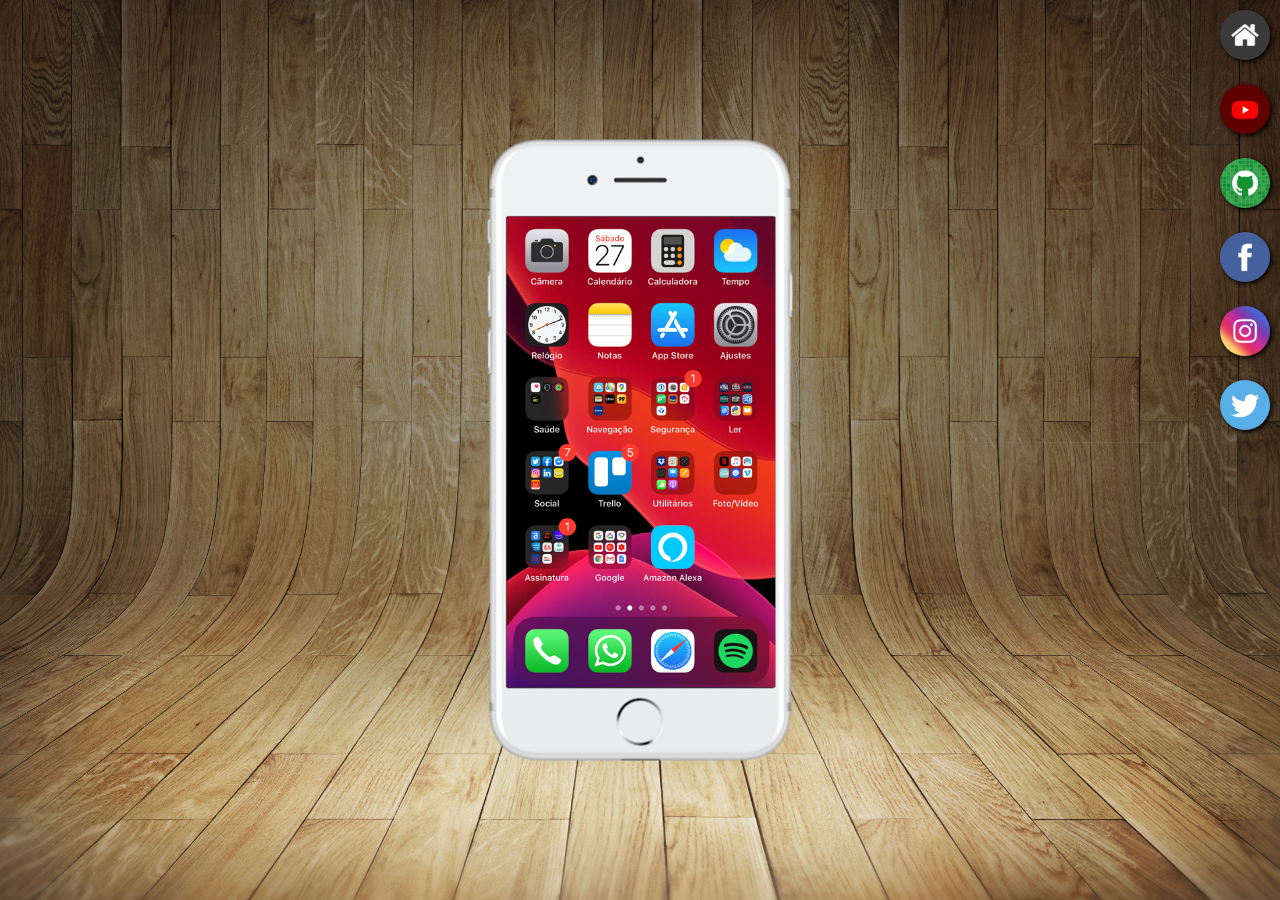
<file: index.html>
<!DOCTYPE html>
<html lang="pt-br">
<head>
    <meta charset="UTF-8">
    <meta http-equiv="X-UA-Compatible" content="IE=edge">
    <meta name="viewport" content="width=device-width, initial-scale=1.0">
    <link rel="stylesheet" href="estilo/style.css">
    <title>Projeto Redes Sociais</title>
</head>
<body>
    <main>
        <section id="telefone">
            <iframe src="home.html" name="tela" id="tela" frameborder="0">
                Seu navegador não é compativel com isso.
            </iframe>
        </section>
        <section id="redes-sociais">
            <a href="home.html" target="tela"><img src="imagens/logo-home.jpg" alt="Home"></a><br>
            <a href="youtube.html" target="tela"><img src="imagens/logo-youtube.jpg" alt="Youtube"></a><br>
            <a href="github.html" target="tela"><img src="imagens/logo-github.jpg" alt="Github"></a><br>
            <a href="facebook.html" target="tela"><img src="imagens/logo-facebook.jpg" alt="Facebook"></a><br>
            <a href="instagram.html" target="tela"><img src="imagens/logo-instagram.jpg" alt="Instagram"></a><br>
            <a href="twiter.html" target="tela"></a><img src="imagens/logo-twitter.jpg" alt="Twiter">
        </section>
    </main>
</body>
</html>
</file>
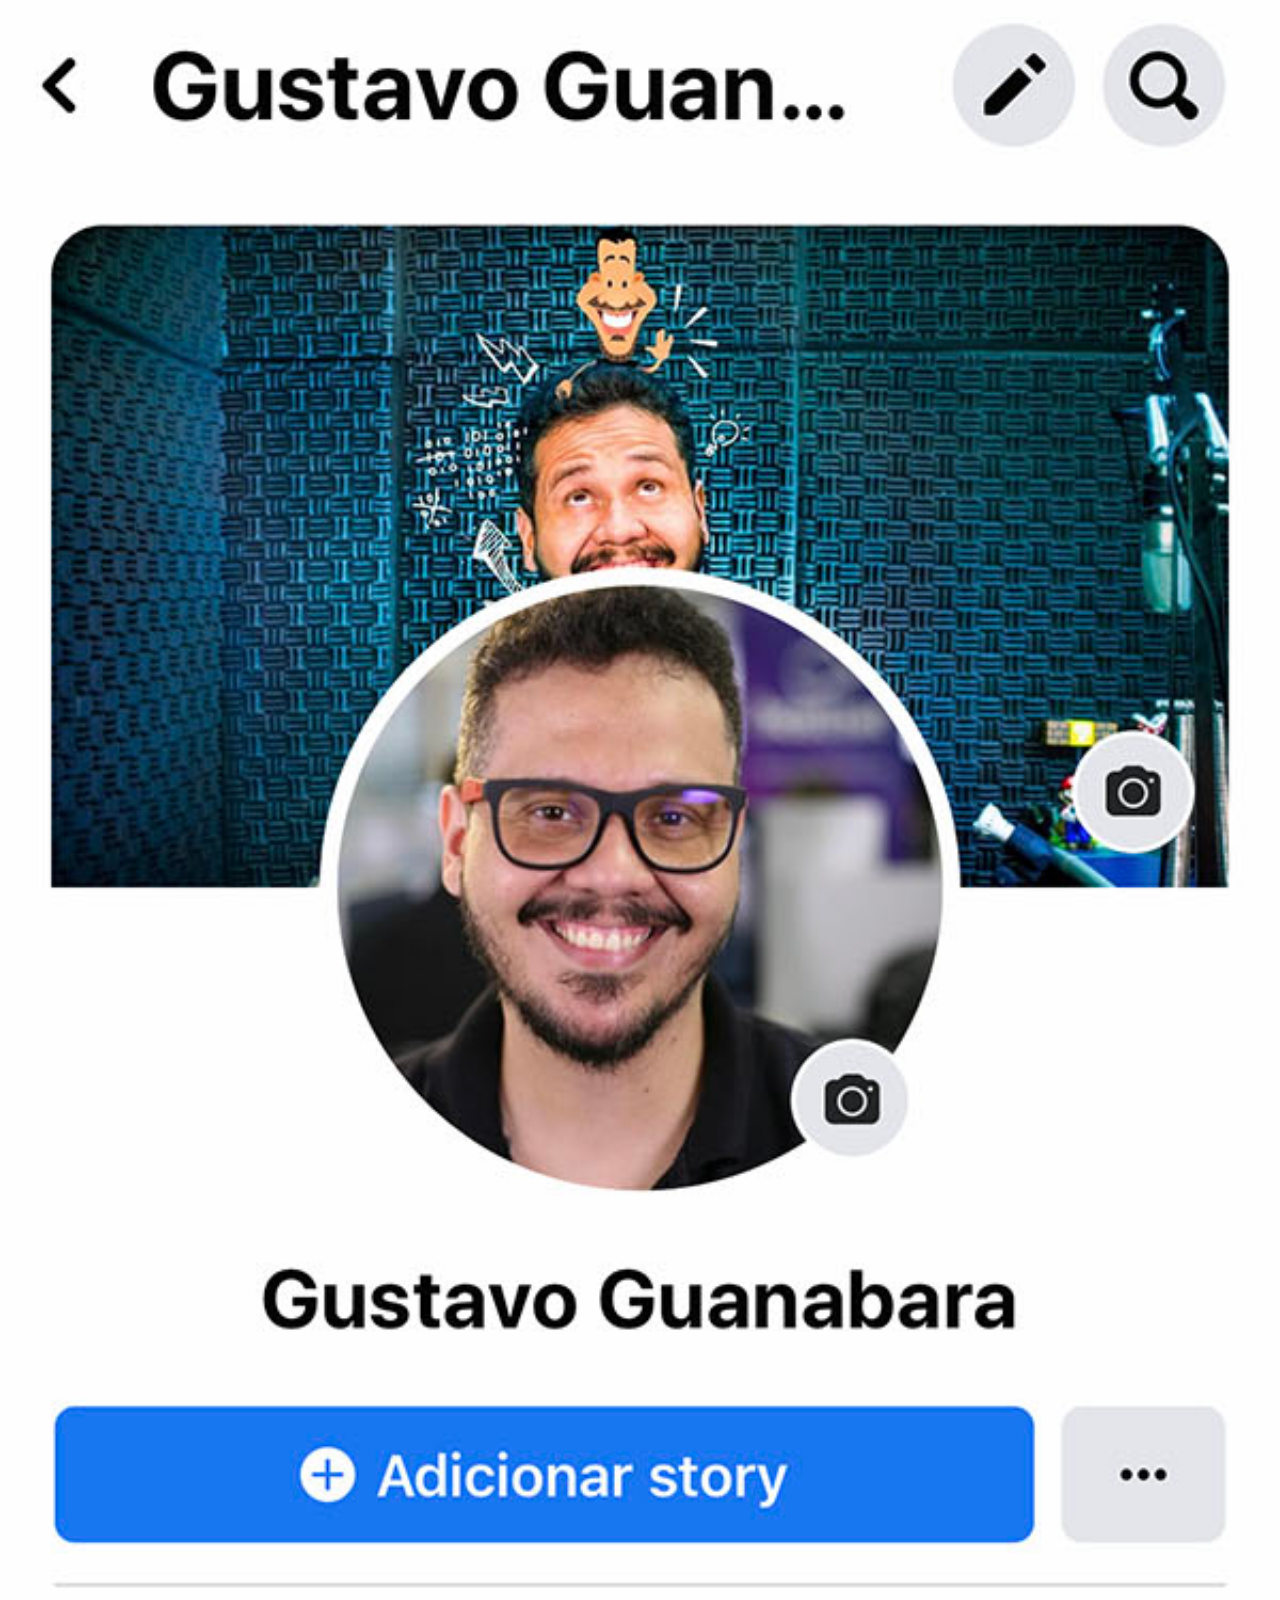
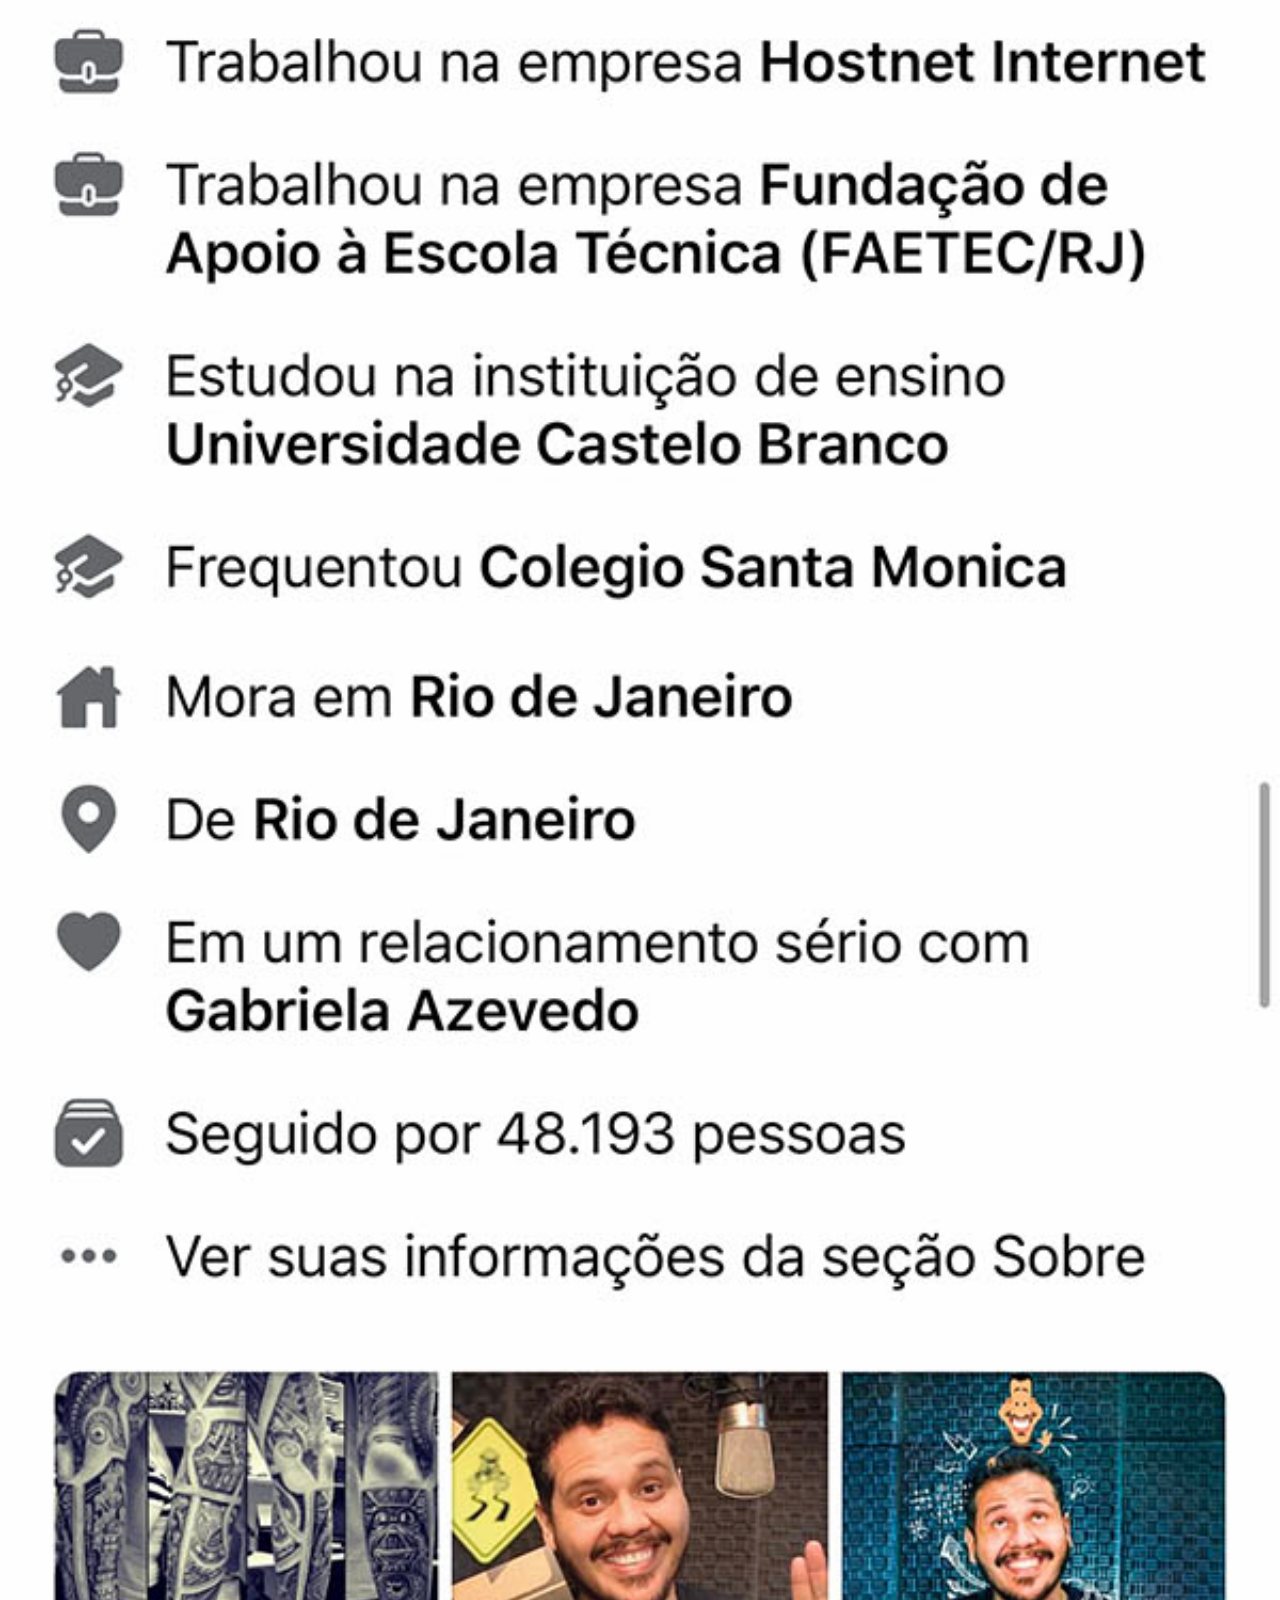
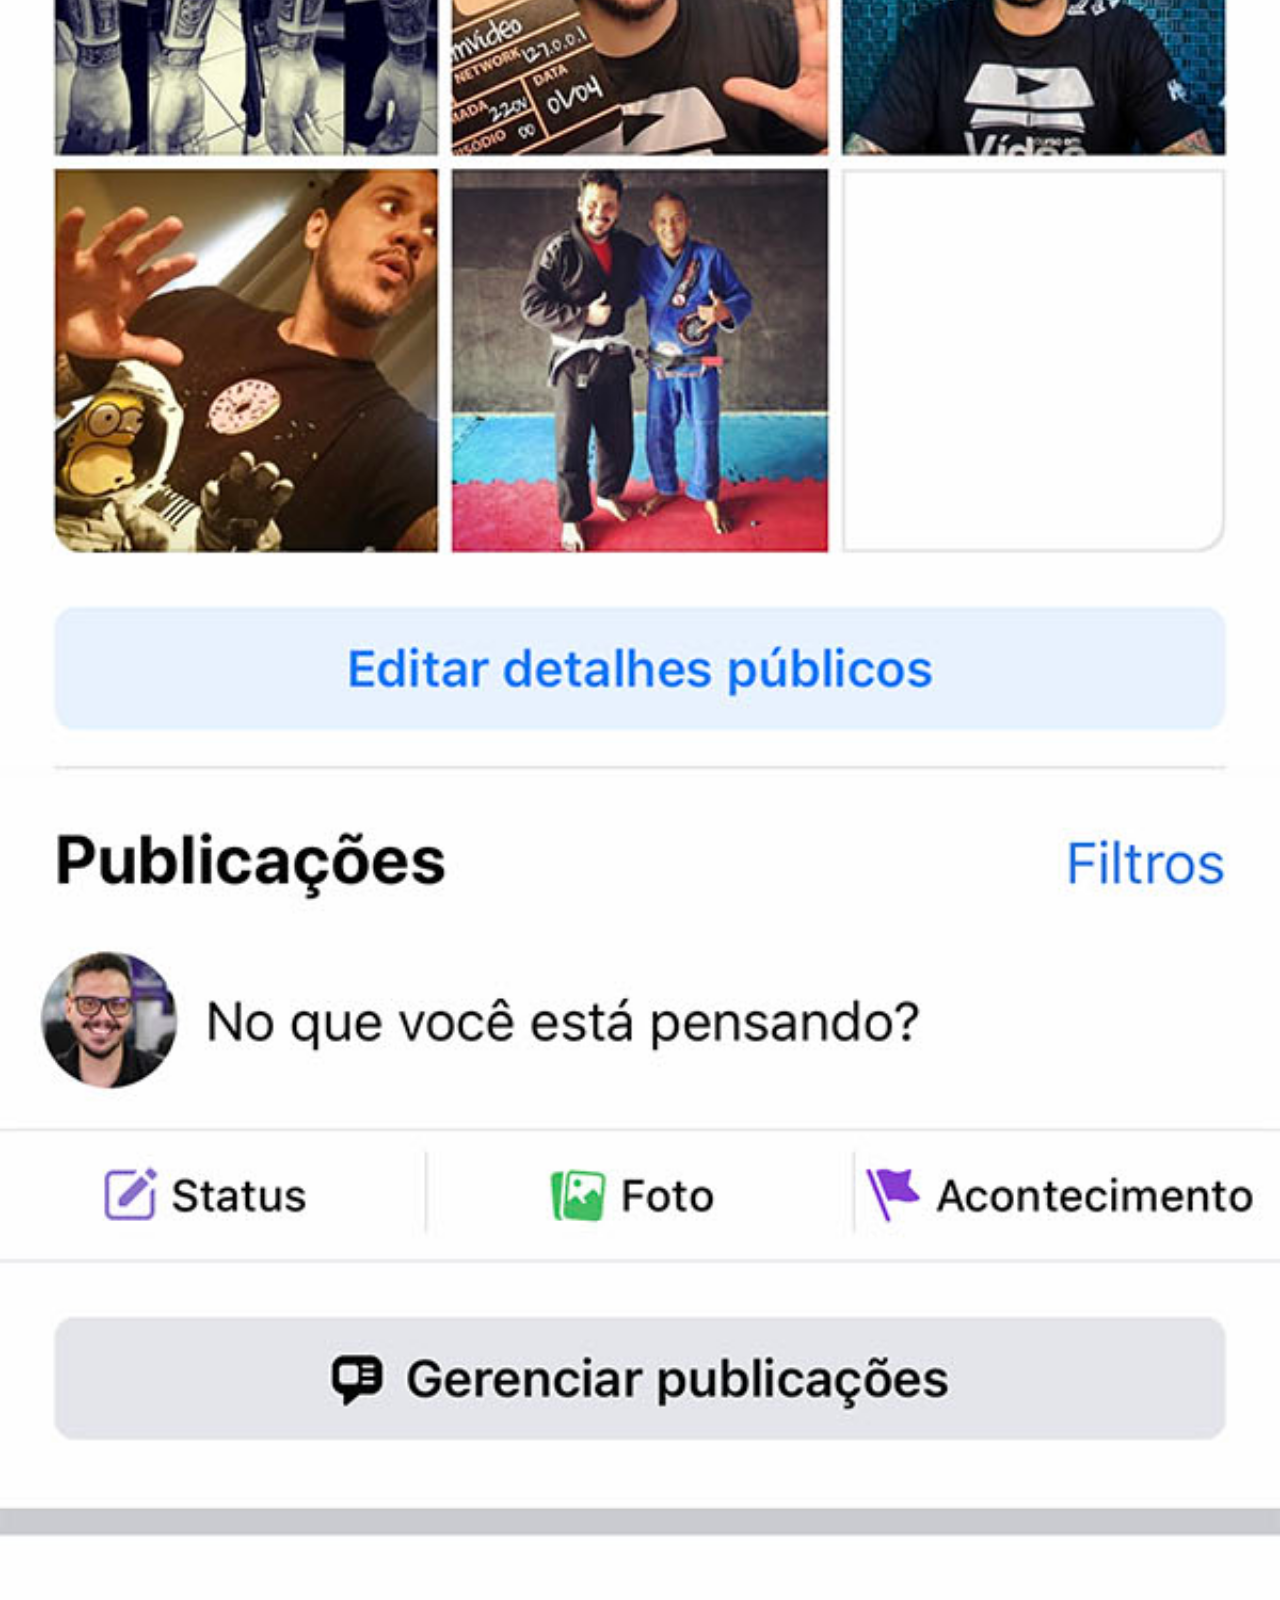
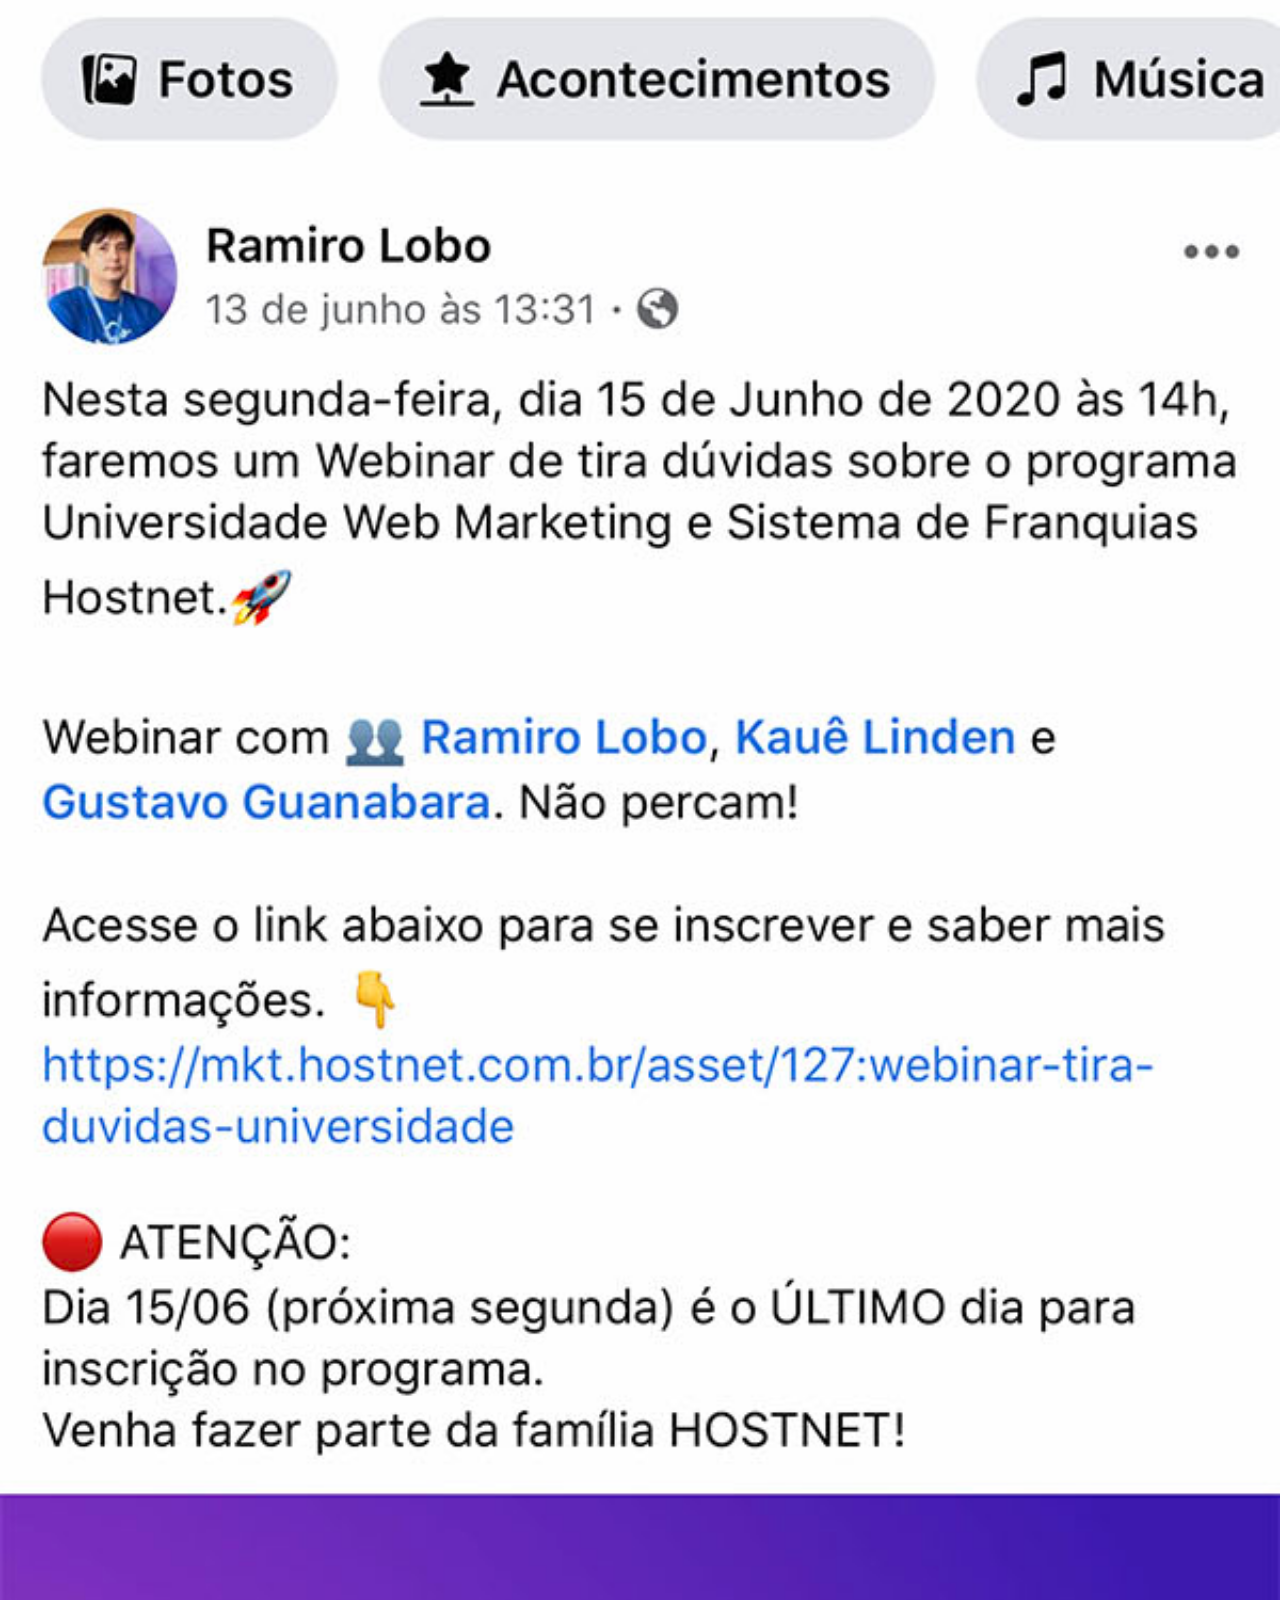
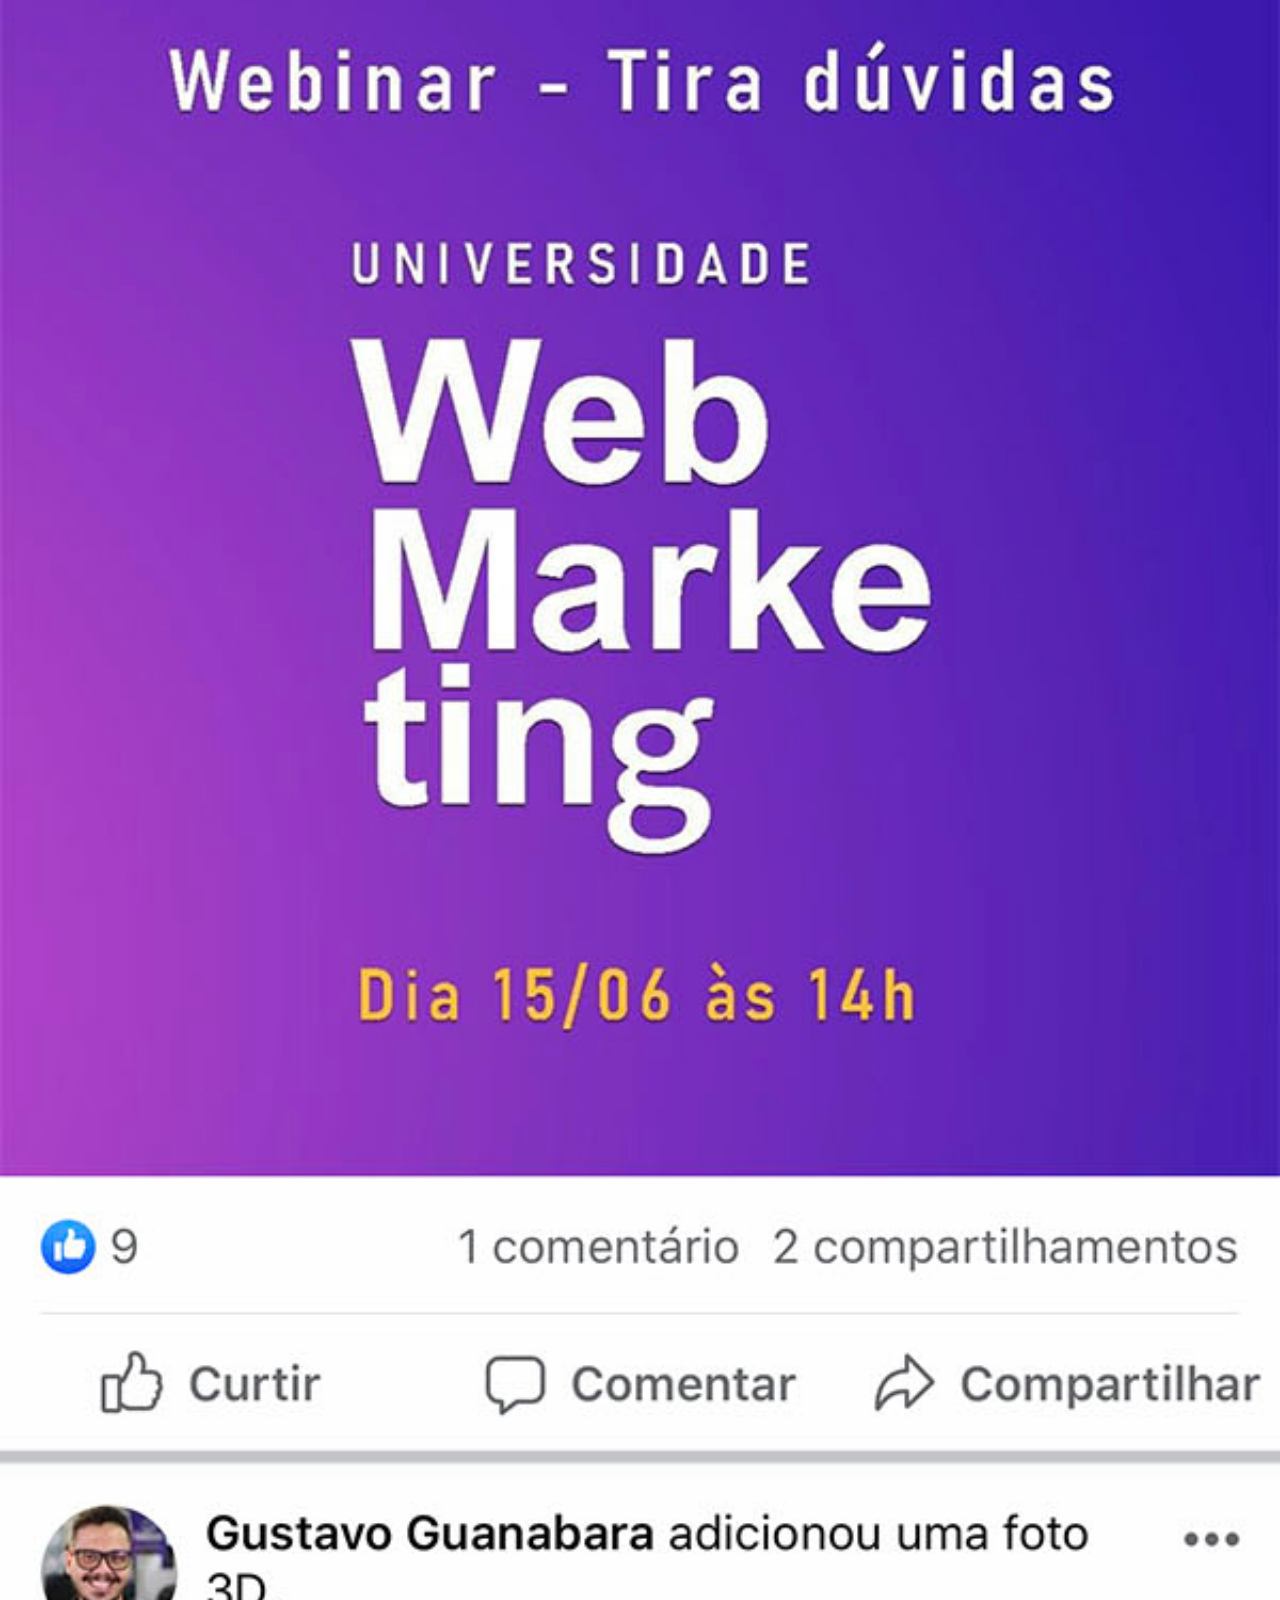
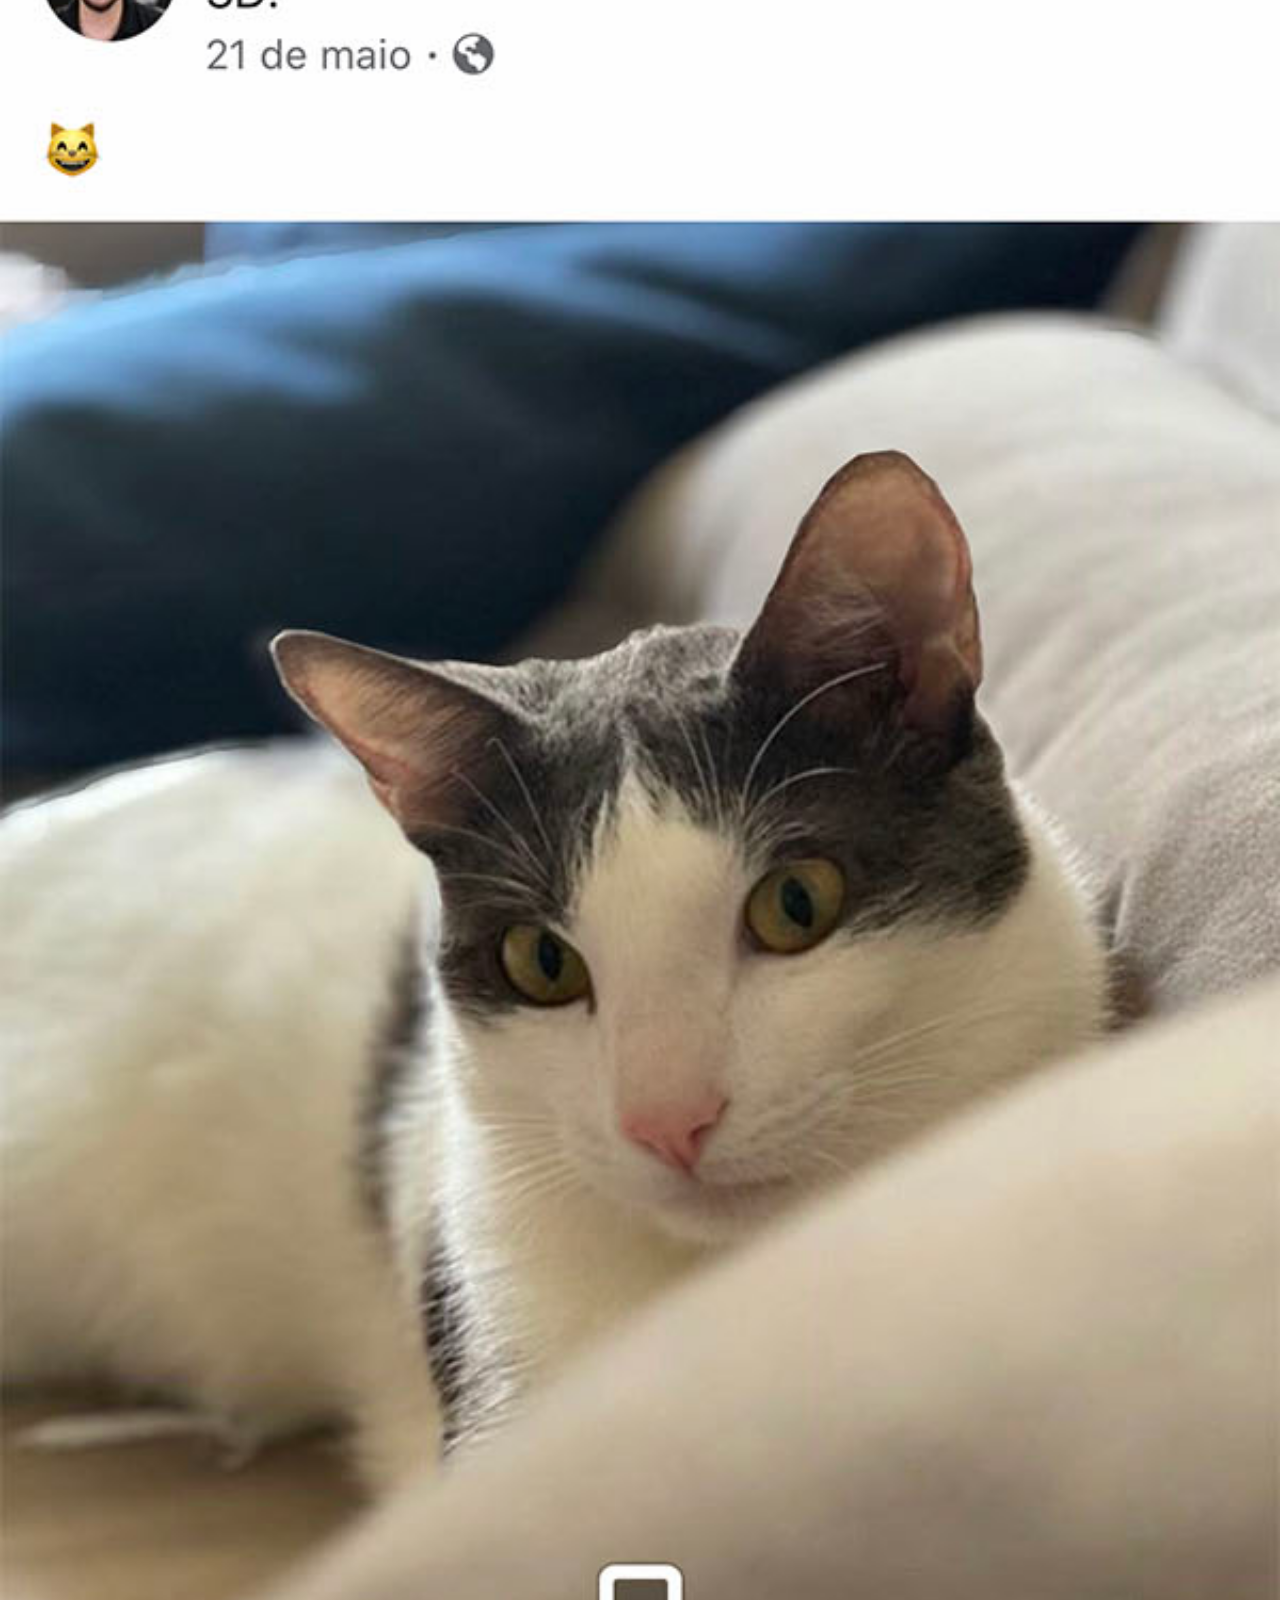
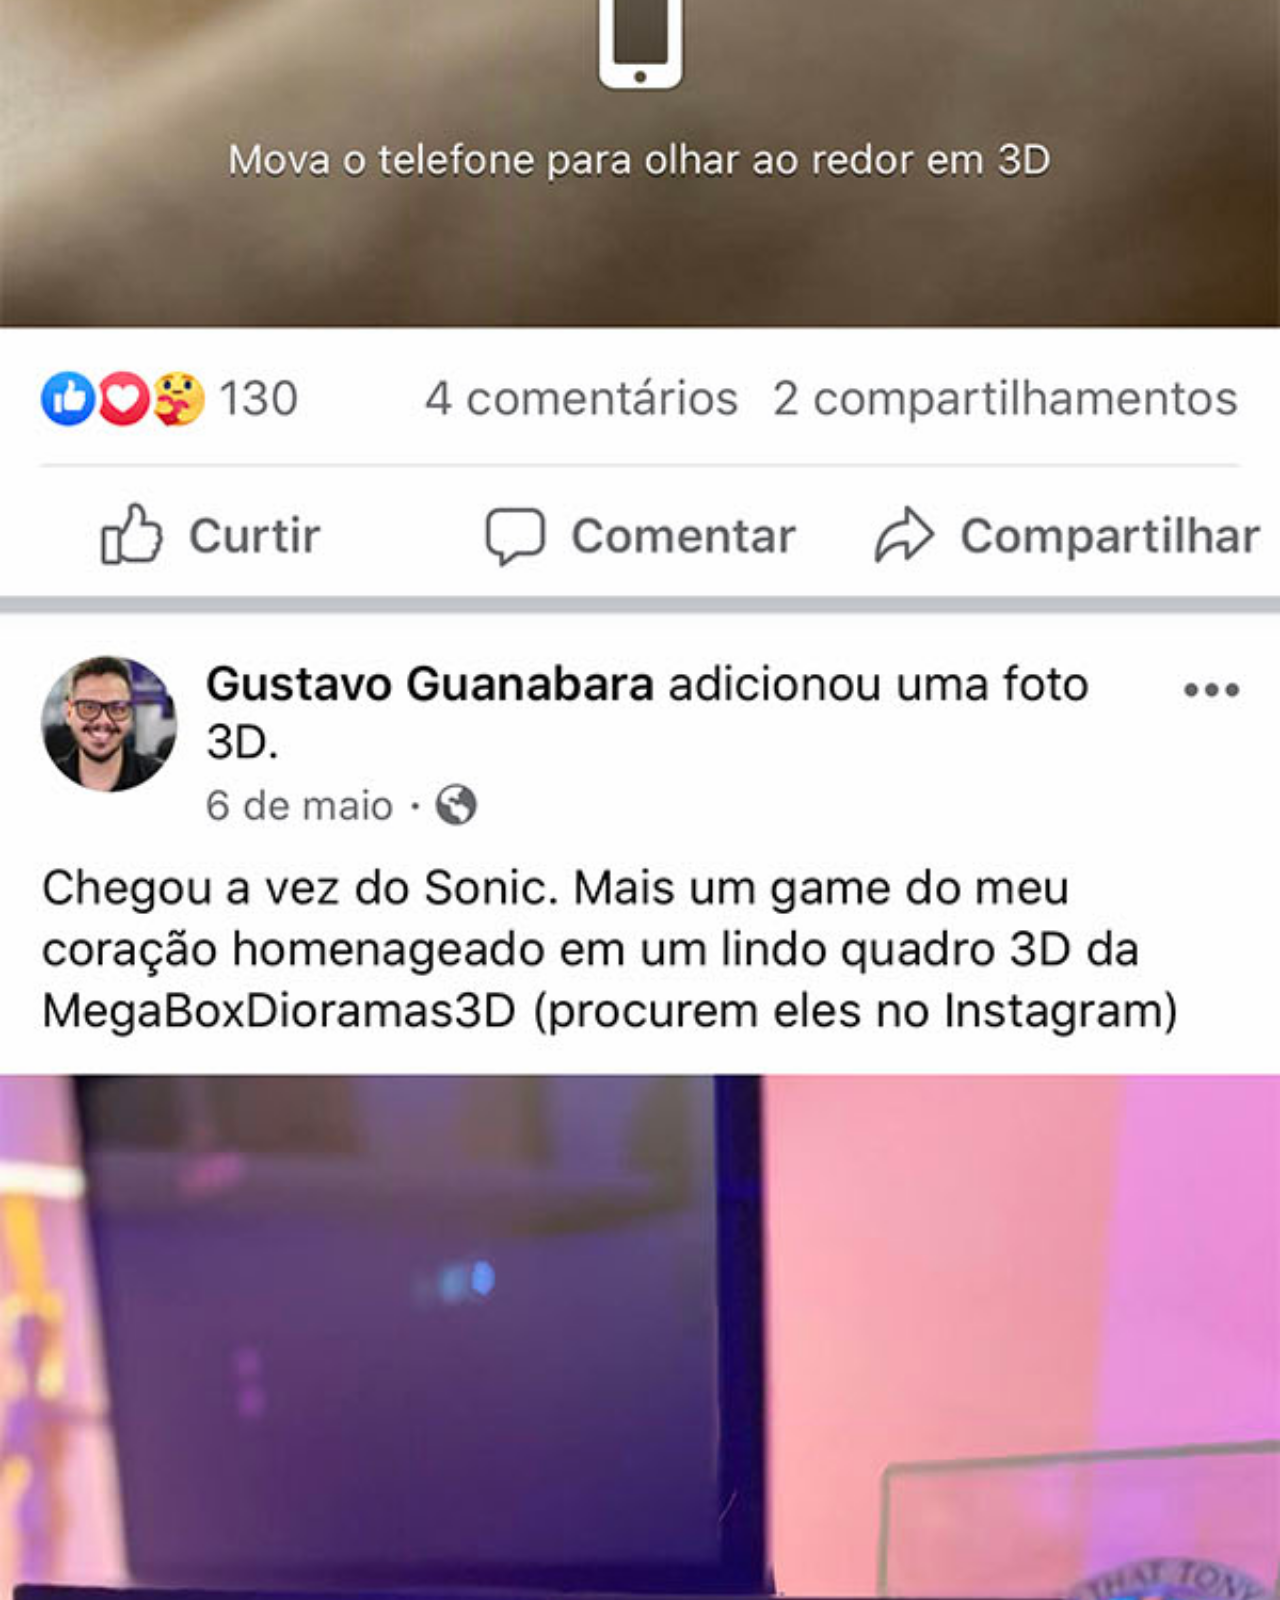
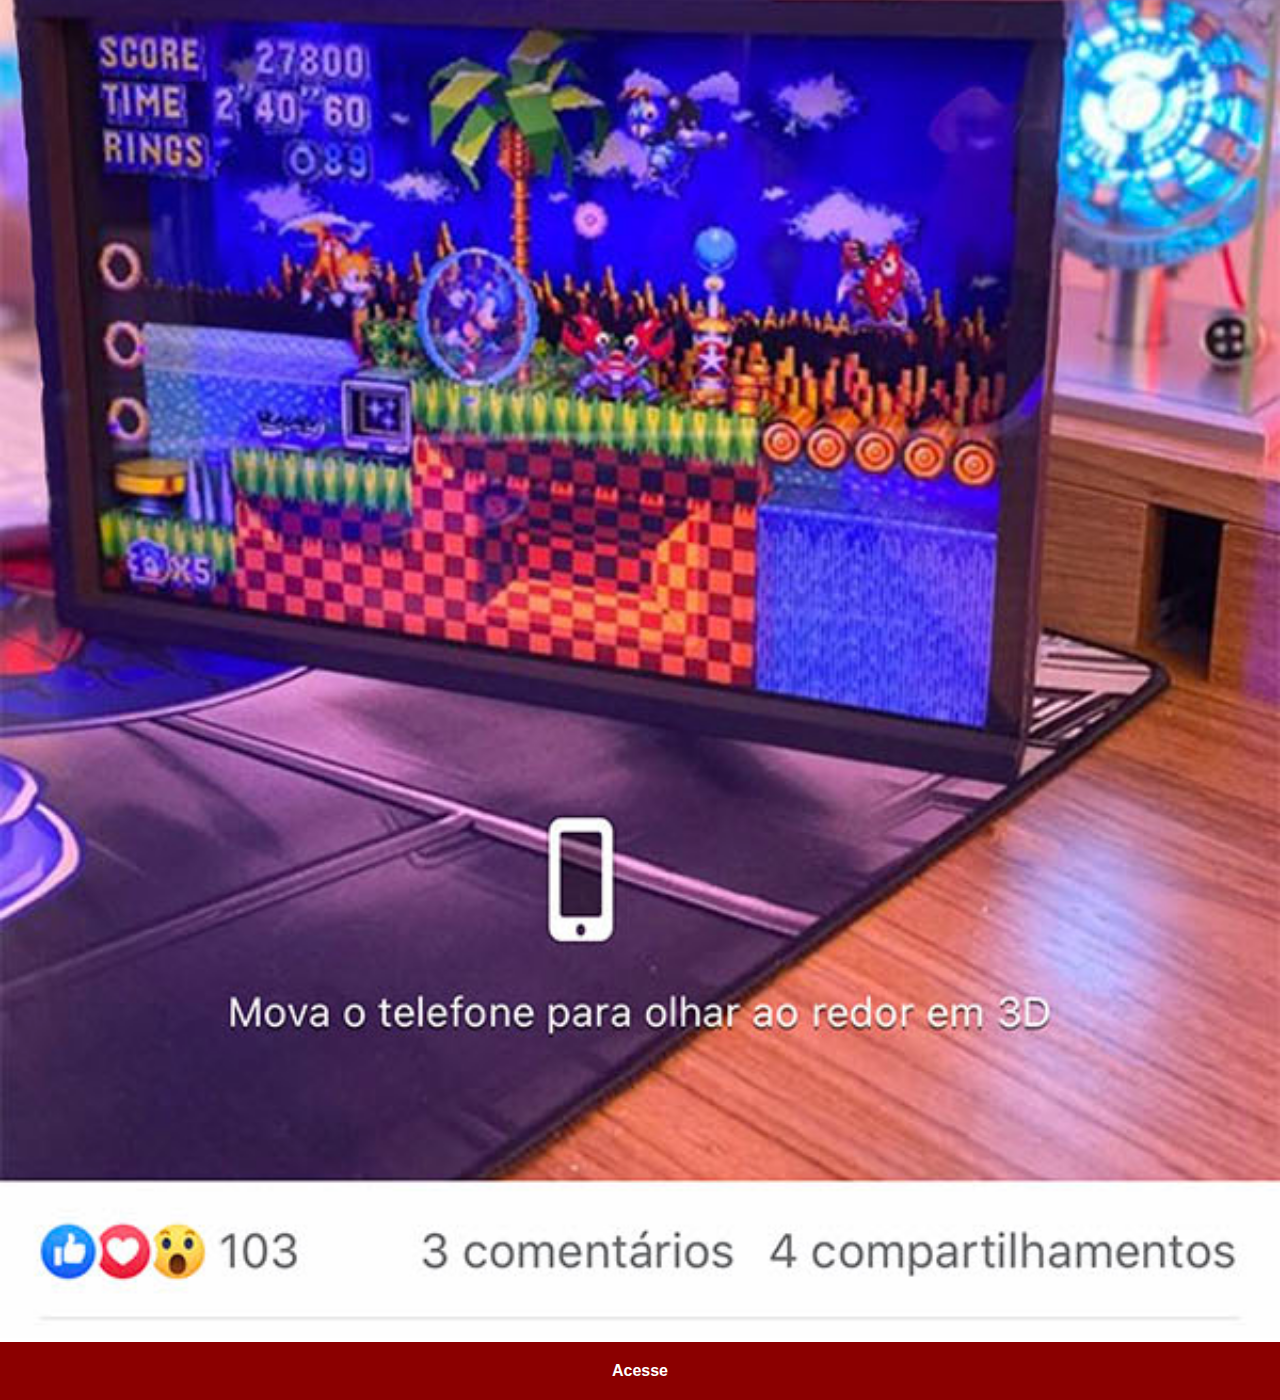
<file: facebook.html>
<!DOCTYPE html>
<html lang="pt-br">
<head>
    <meta charset="UTF-8">
    <meta http-equiv="X-UA-Compatible" content="IE=edge">
    <meta name="viewport" content="width=device-width, initial-scale=1.0">
    <title>Facebook</title>
    <link rel="stylesheet" href="estilos/social.css">
</head>
<body>
    <img src="imagens/tela-facebook.jpg" alt="Facebook">
    <a href="https://www.facebook.com/washington.depaula"target="_blank">Acesse</a>
</body>
</html>
</file>
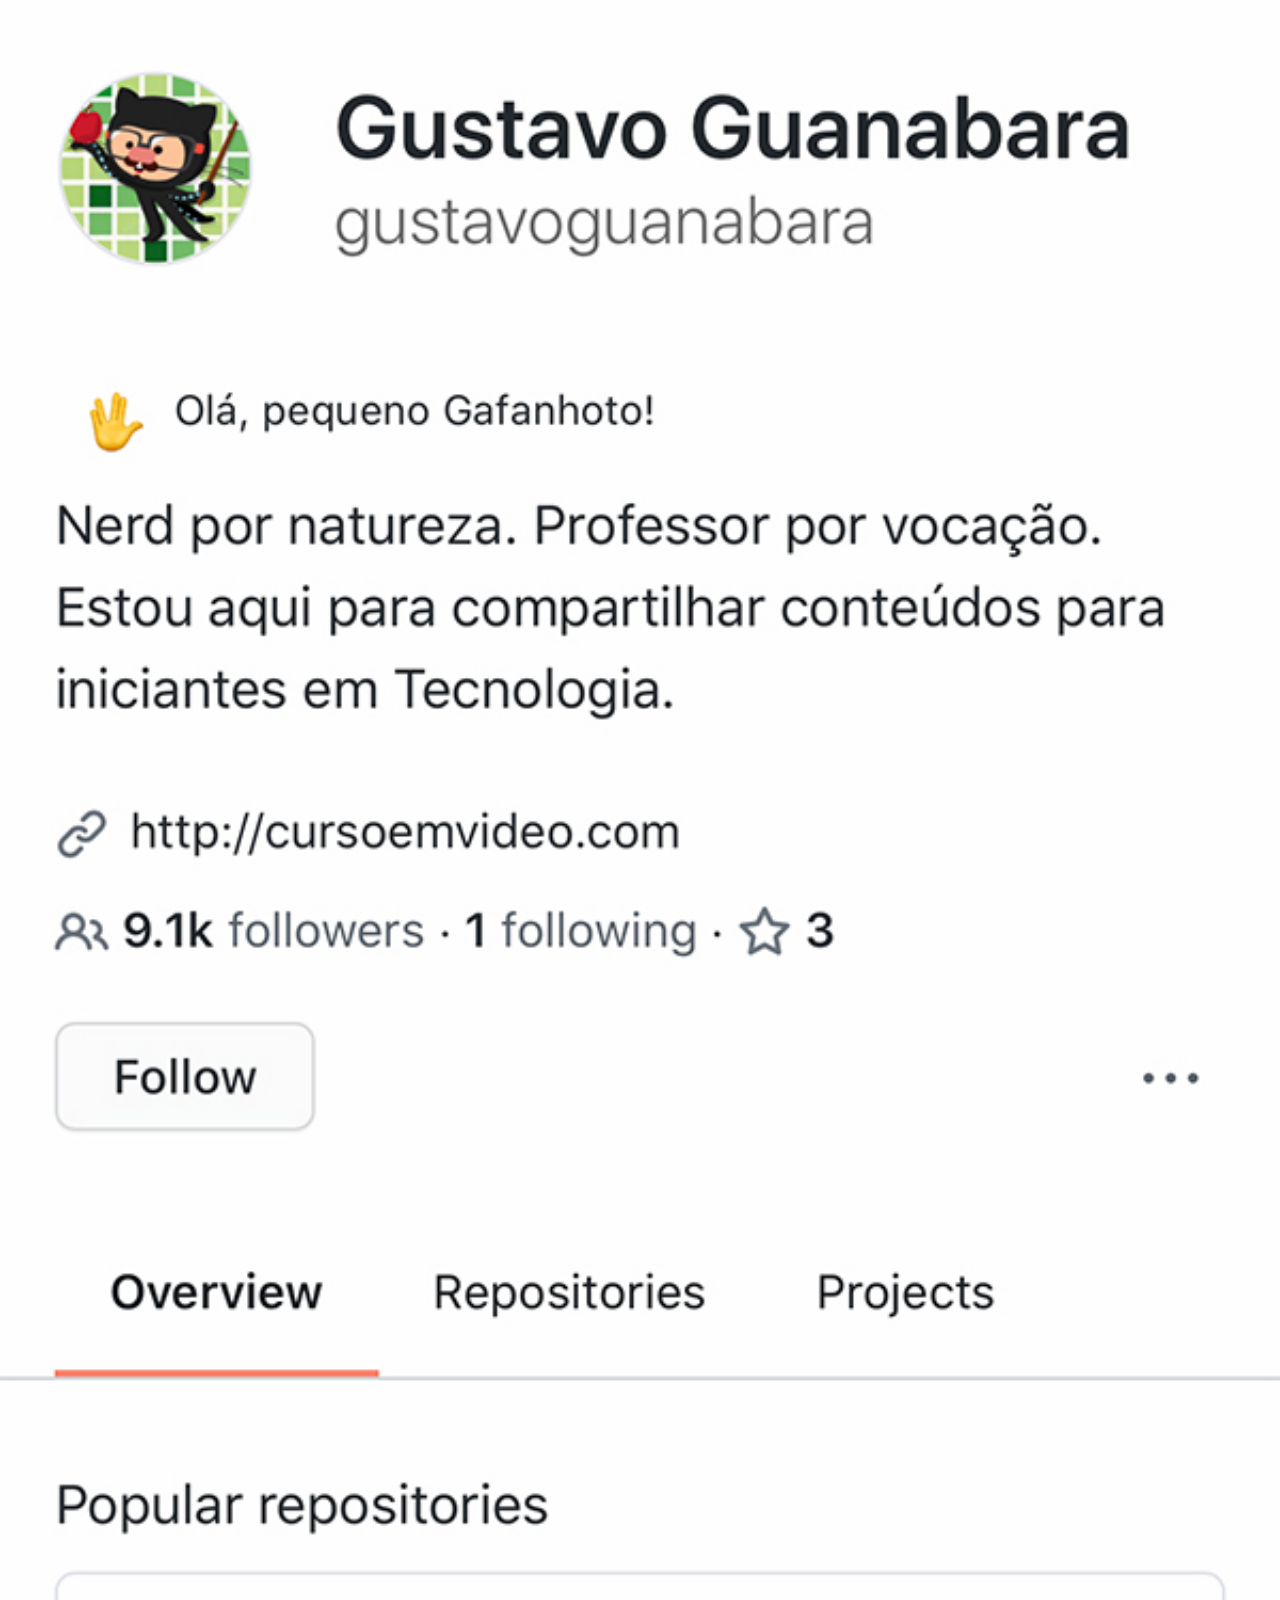
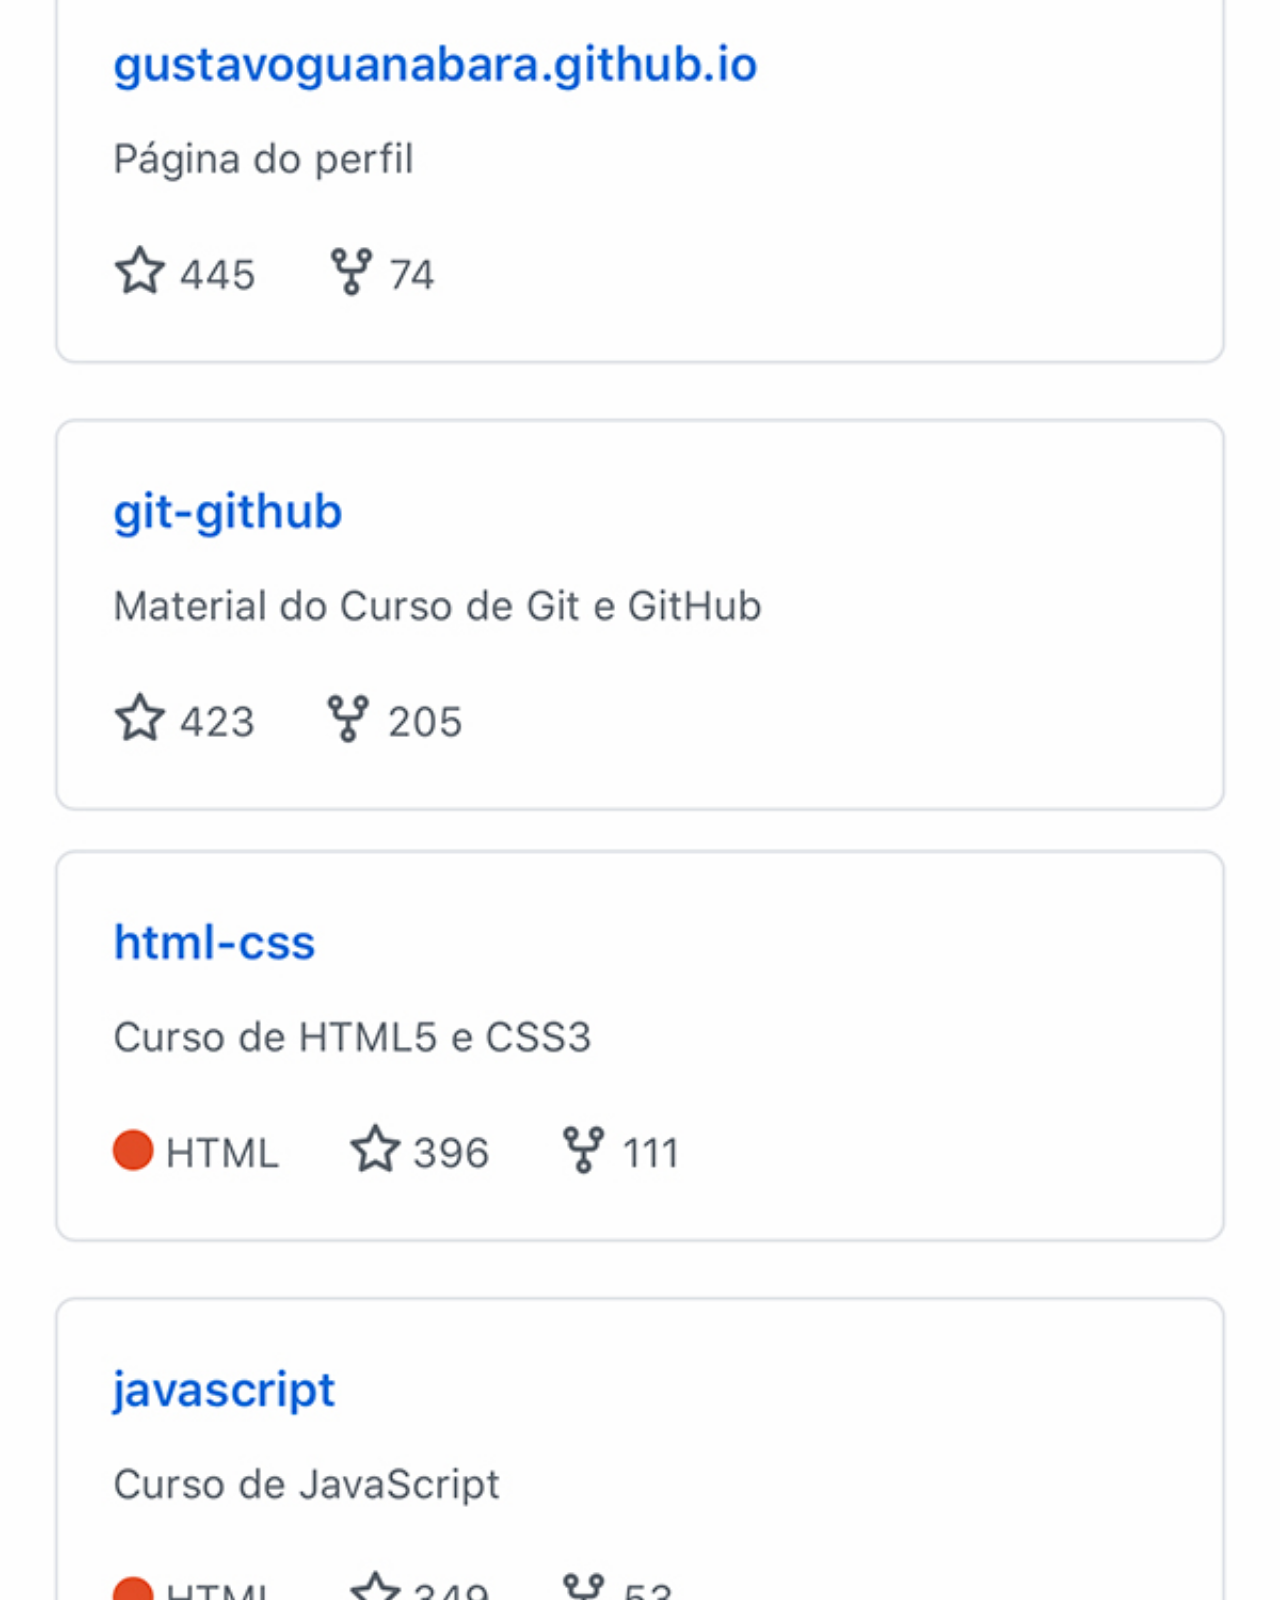
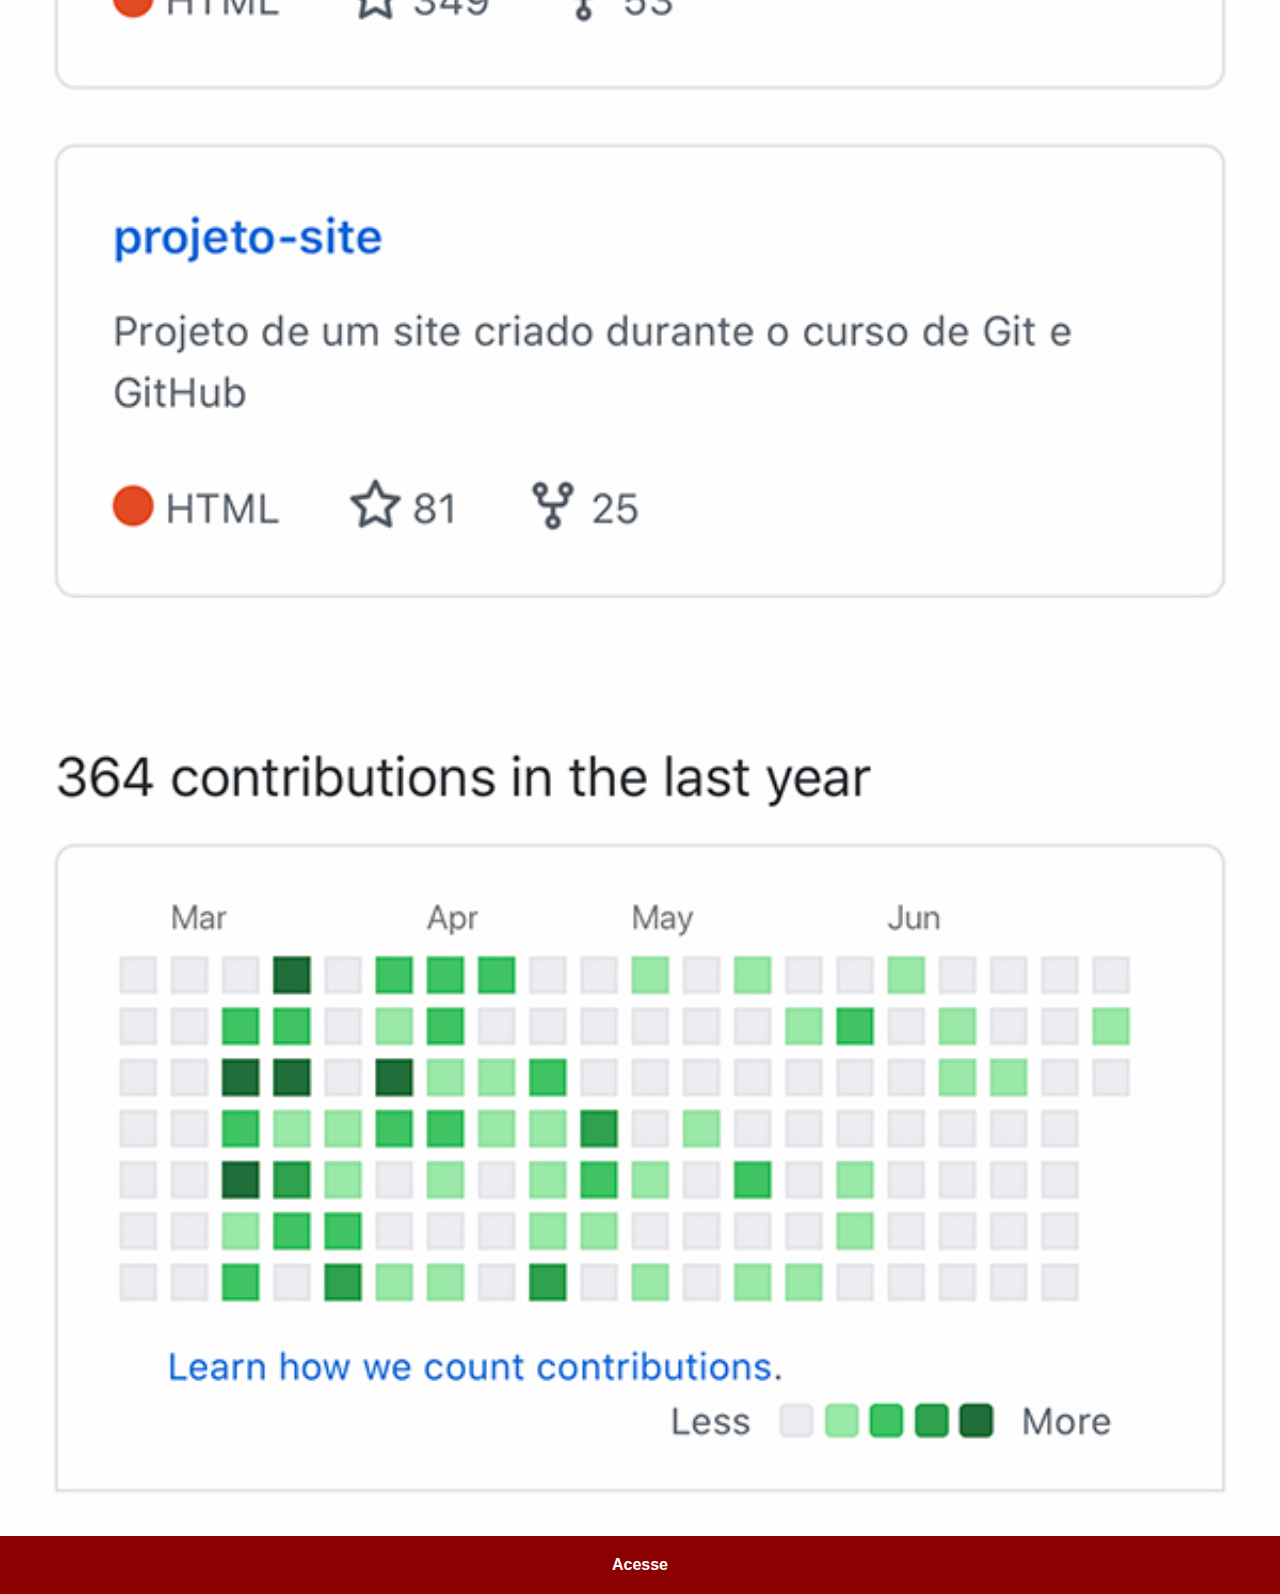
<file: github.html>
<!DOCTYPE html>
<html lang="en">
<head>
    <meta charset="UTF-8">
    <meta http-equiv="X-UA-Compatible" content="IE=edge">
    <meta name="viewport" content="width=device-width, initial-scale=1.0">
    <title>Github</title>
    <link rel="stylesheet" href="estilos/social.css">
</head>
<body>
    <img src="imagens/tela-github.jpg" alt="Github">
    <a href="https://github.com/desenvolvedordofuturo" target="_blank">Acesse</a>
</body>
</html>
</file>
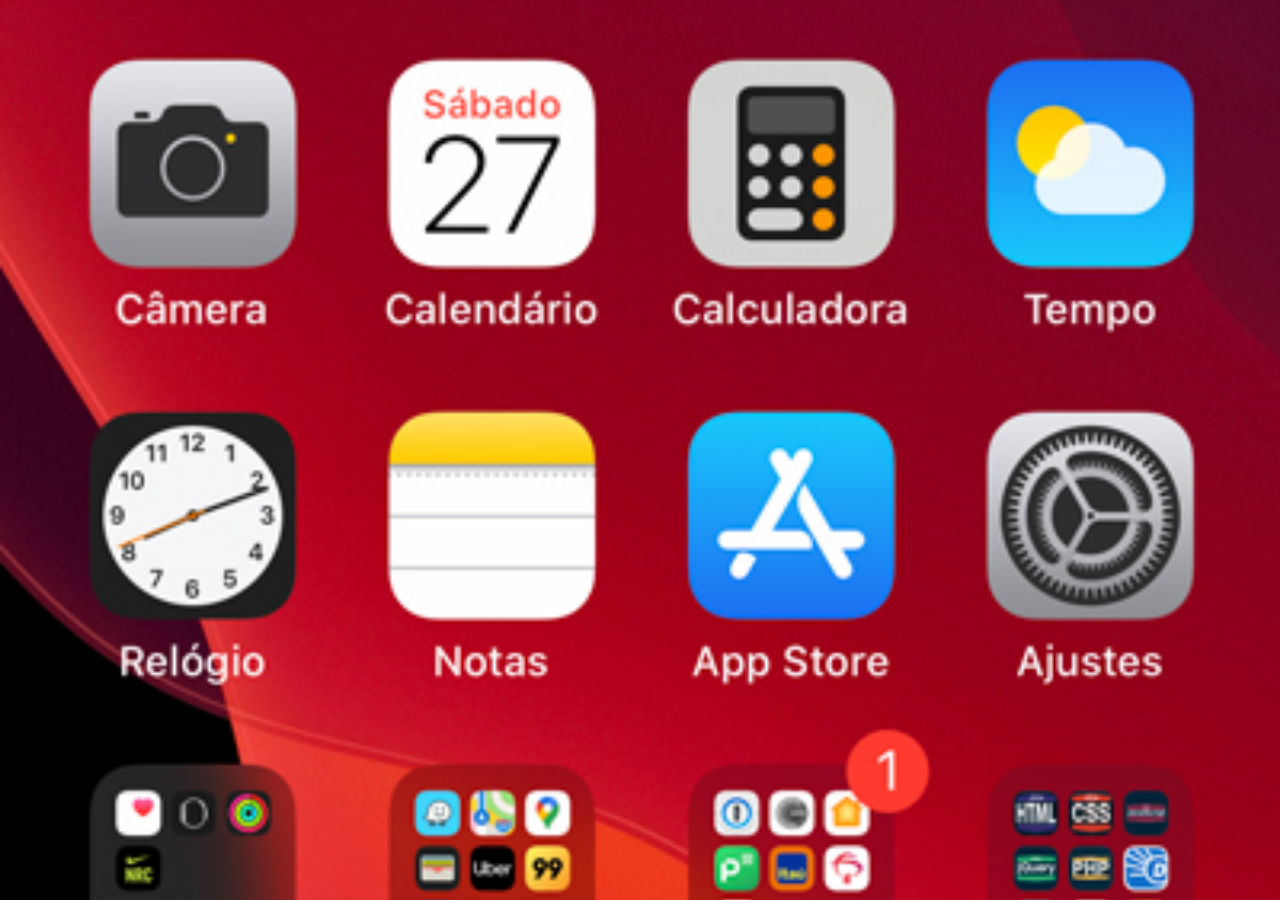
<file: home.html>
<!DOCTYPE html>
<html lang="pt-br">
<head>
    <meta charset="UTF-8">
    <meta http-equiv="X-UA-Compatible" content="IE=edge">
    <meta name="viewport" content="width=device-width, initial-scale=1.0">
    <title>Home</title>
</head>
<style>
    * {
        margin: 0px;
        padding: 0px;
    }

    body {
        width: 100vw;
        height: 100vh;
        background: black url('imagens/tela-home.jpg') no-repeat top center;
        background-size: cover;
    }
</style>
<body>
    
</body>
</html>
</file>
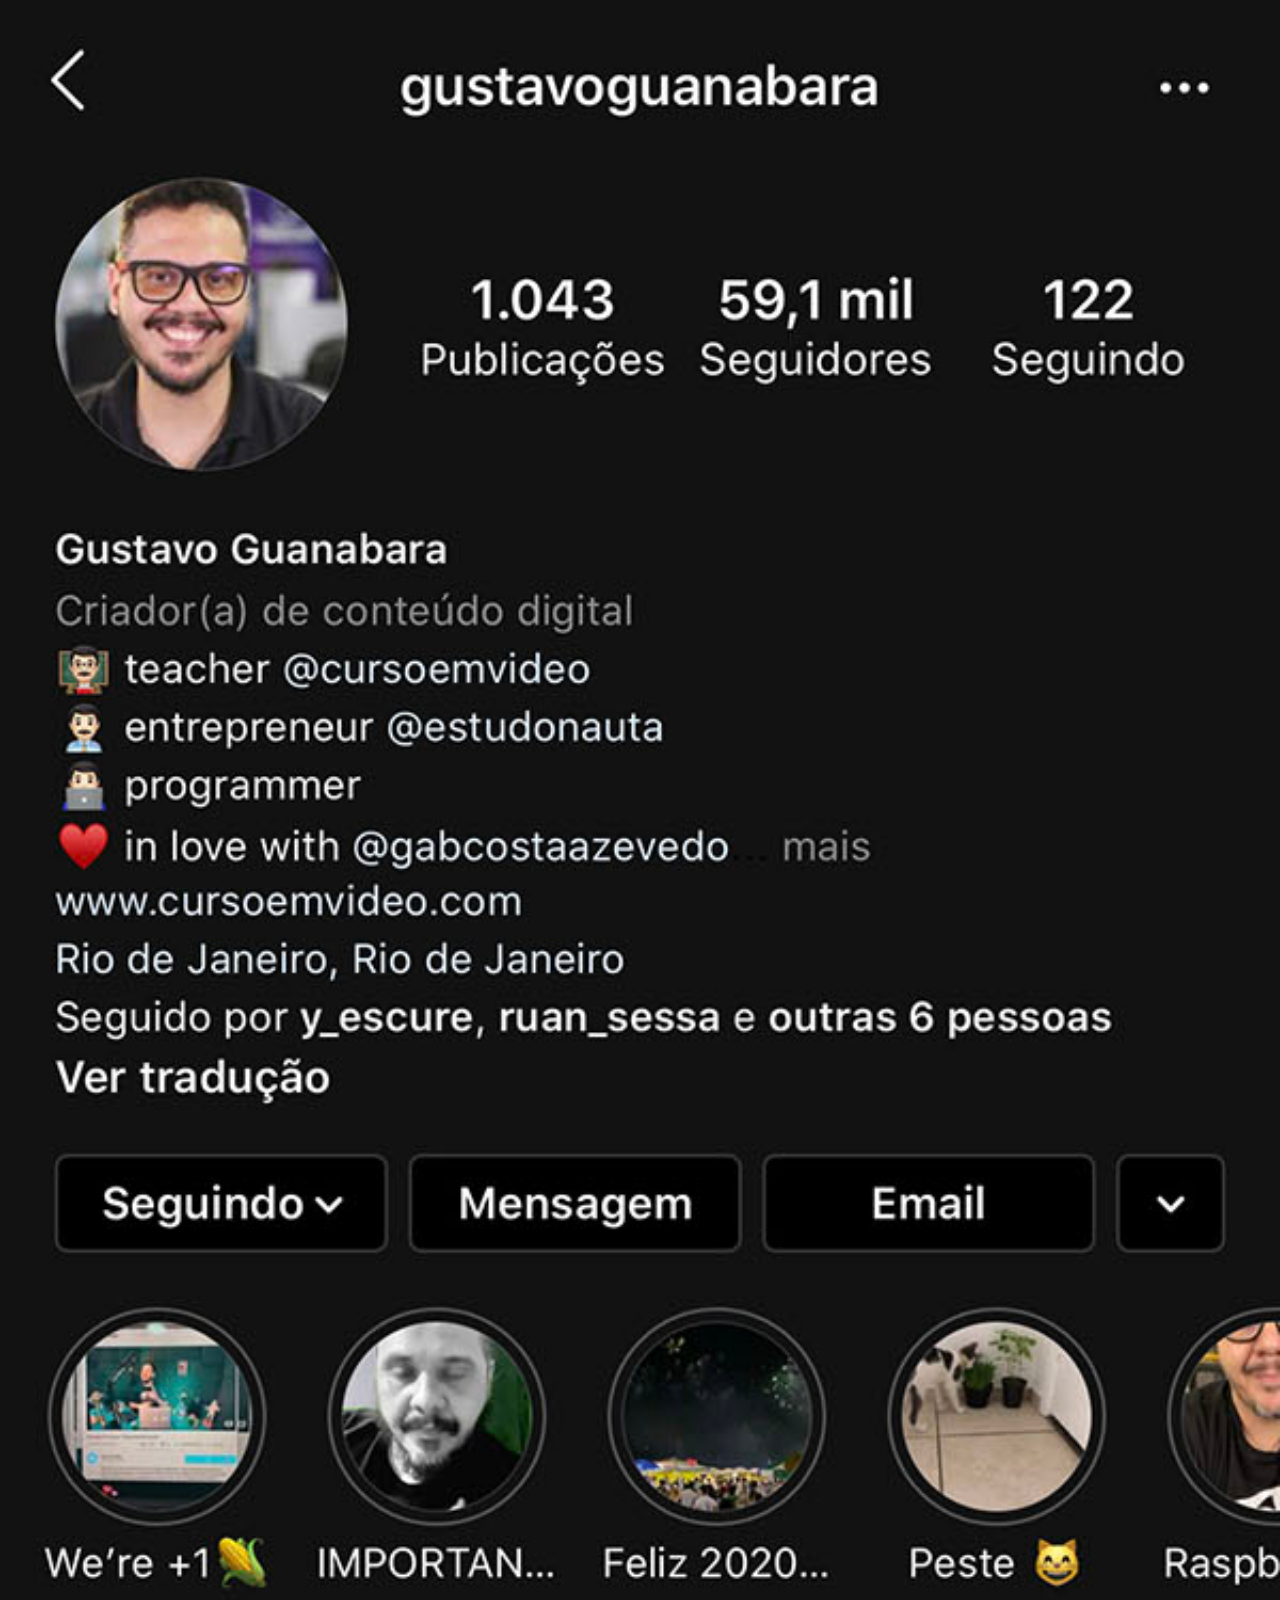
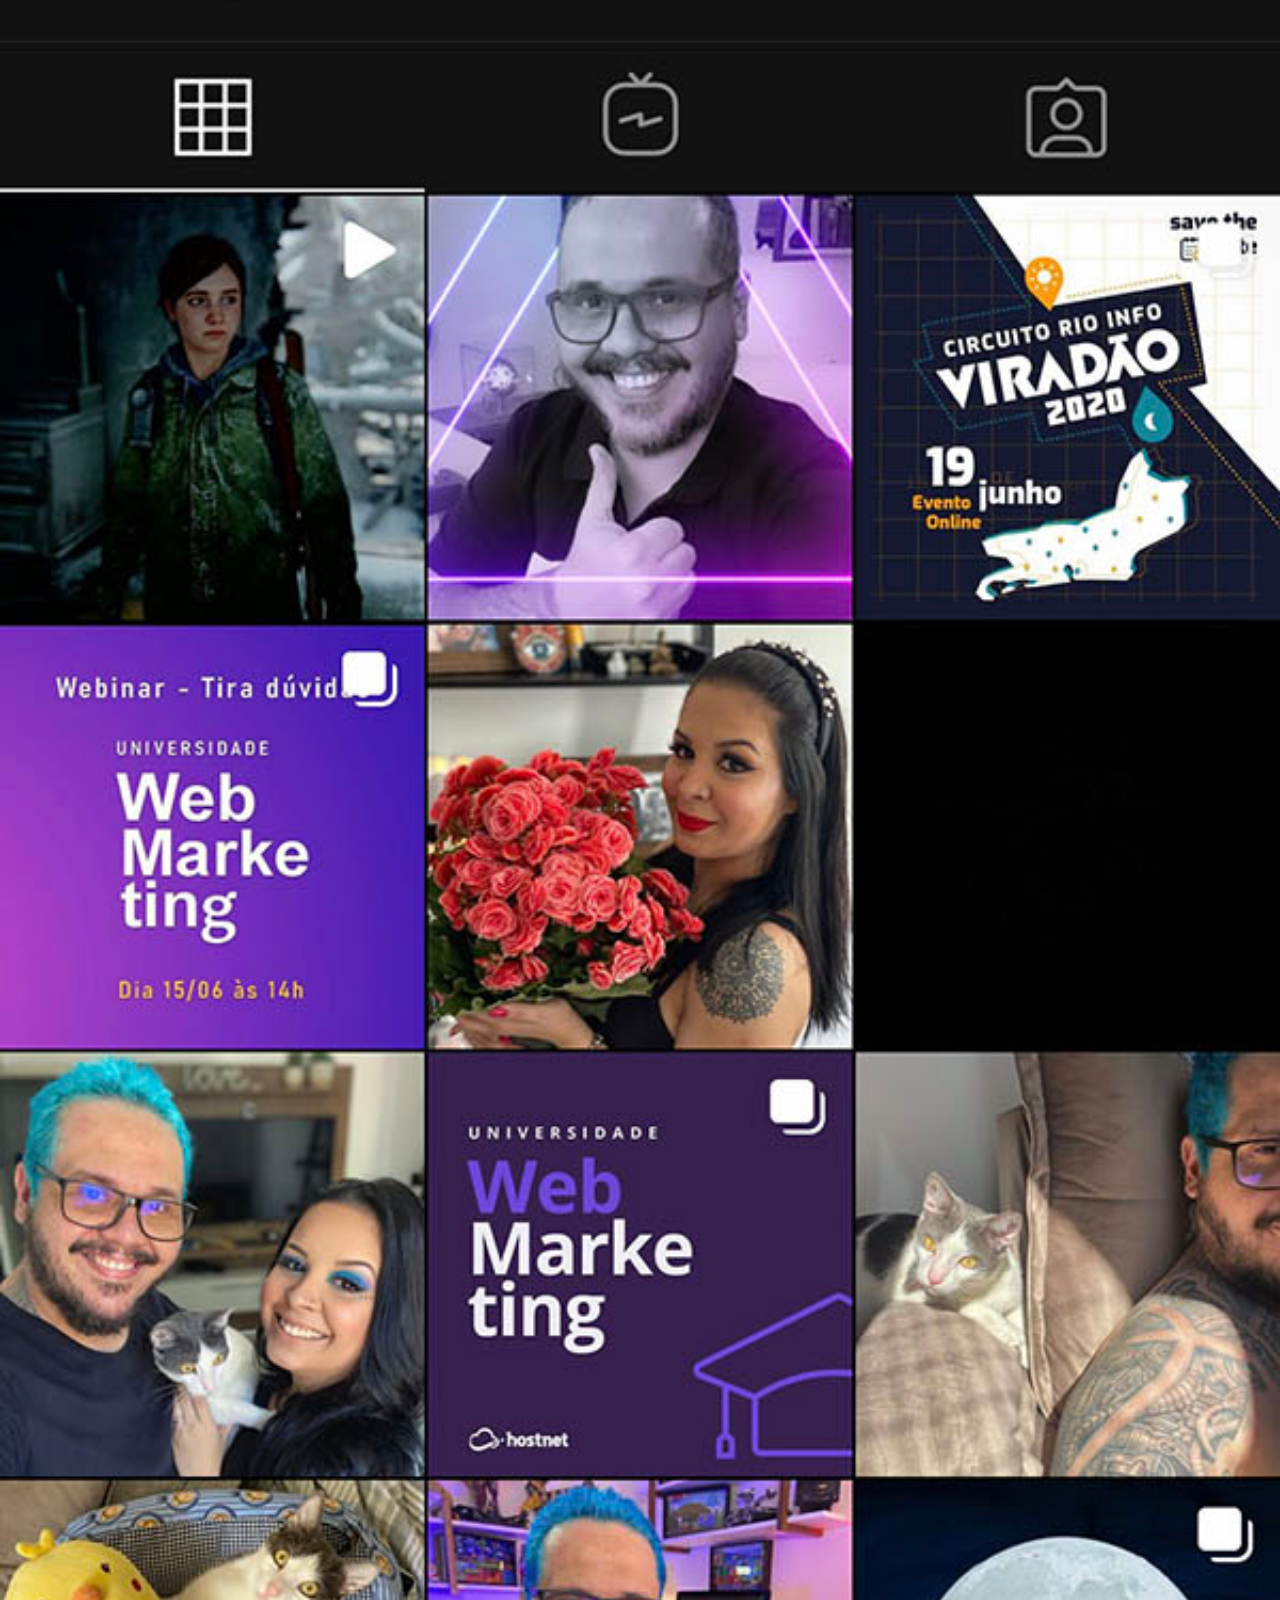
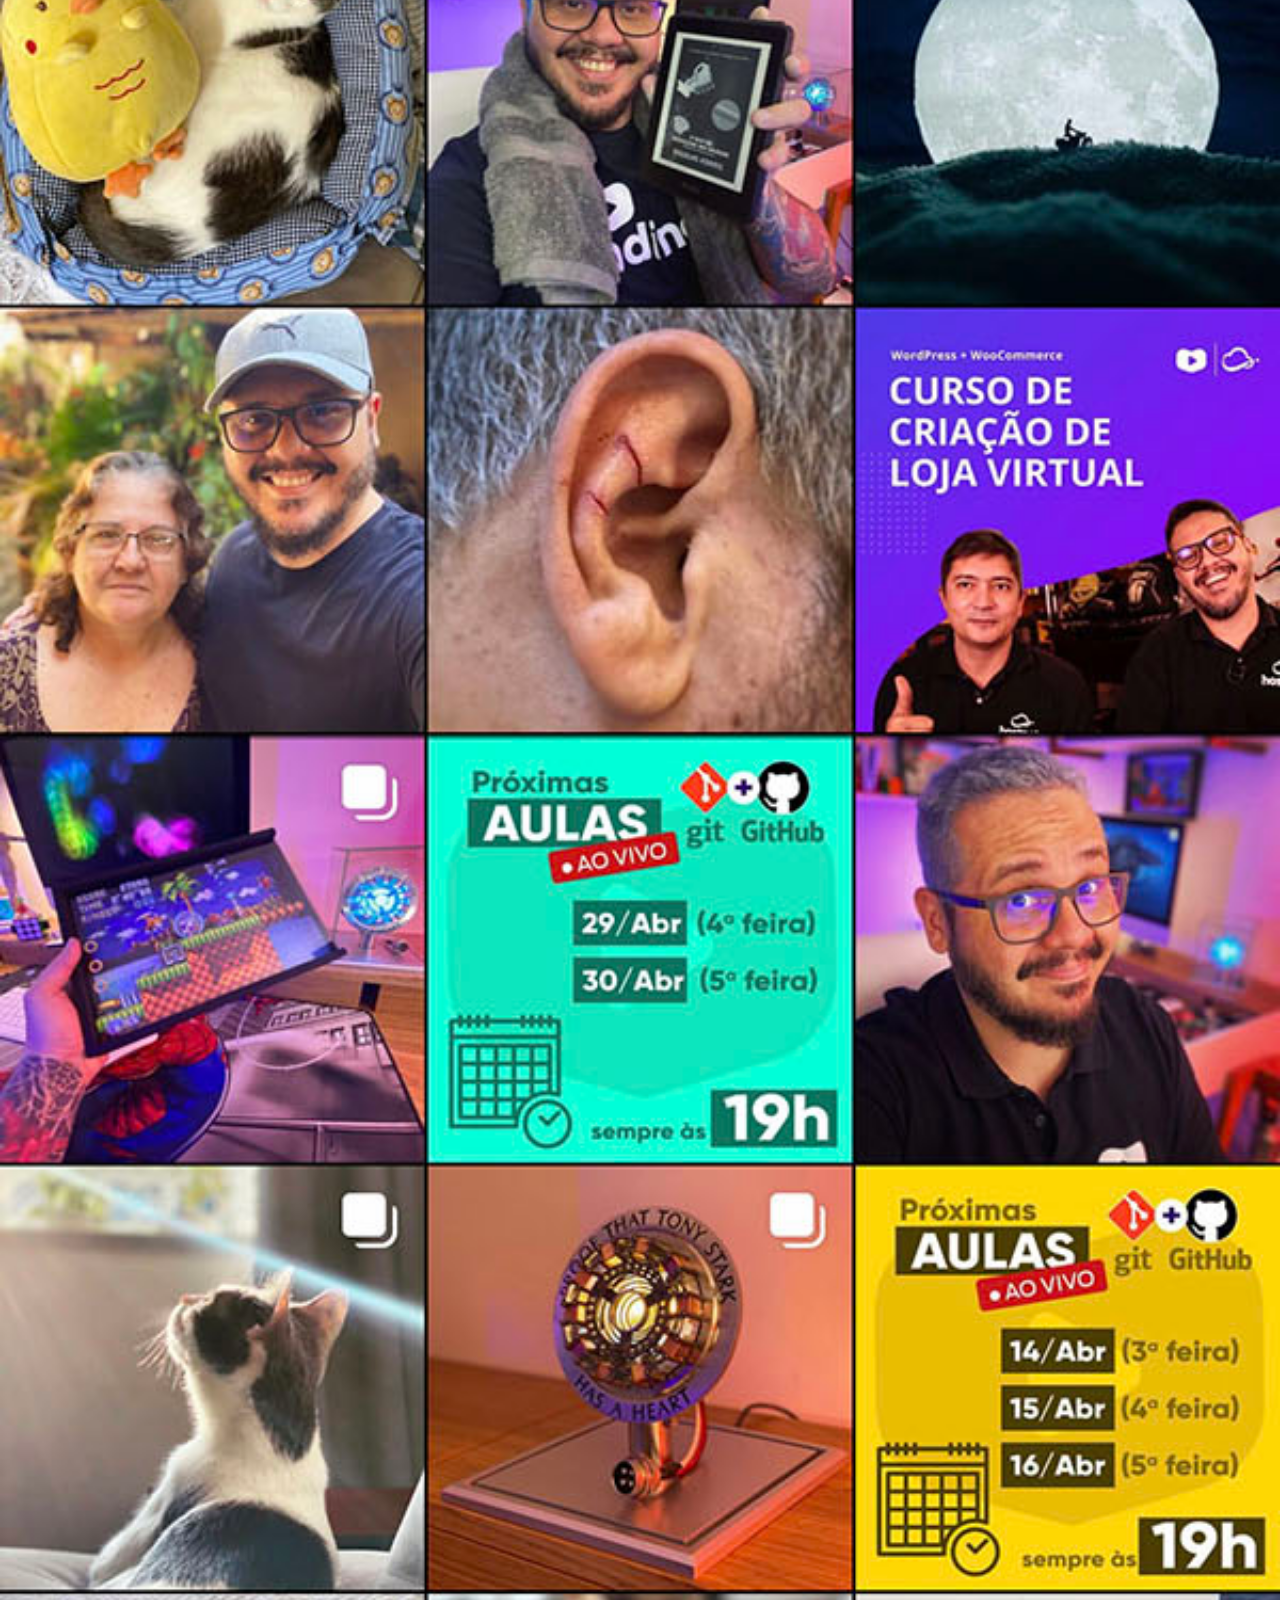
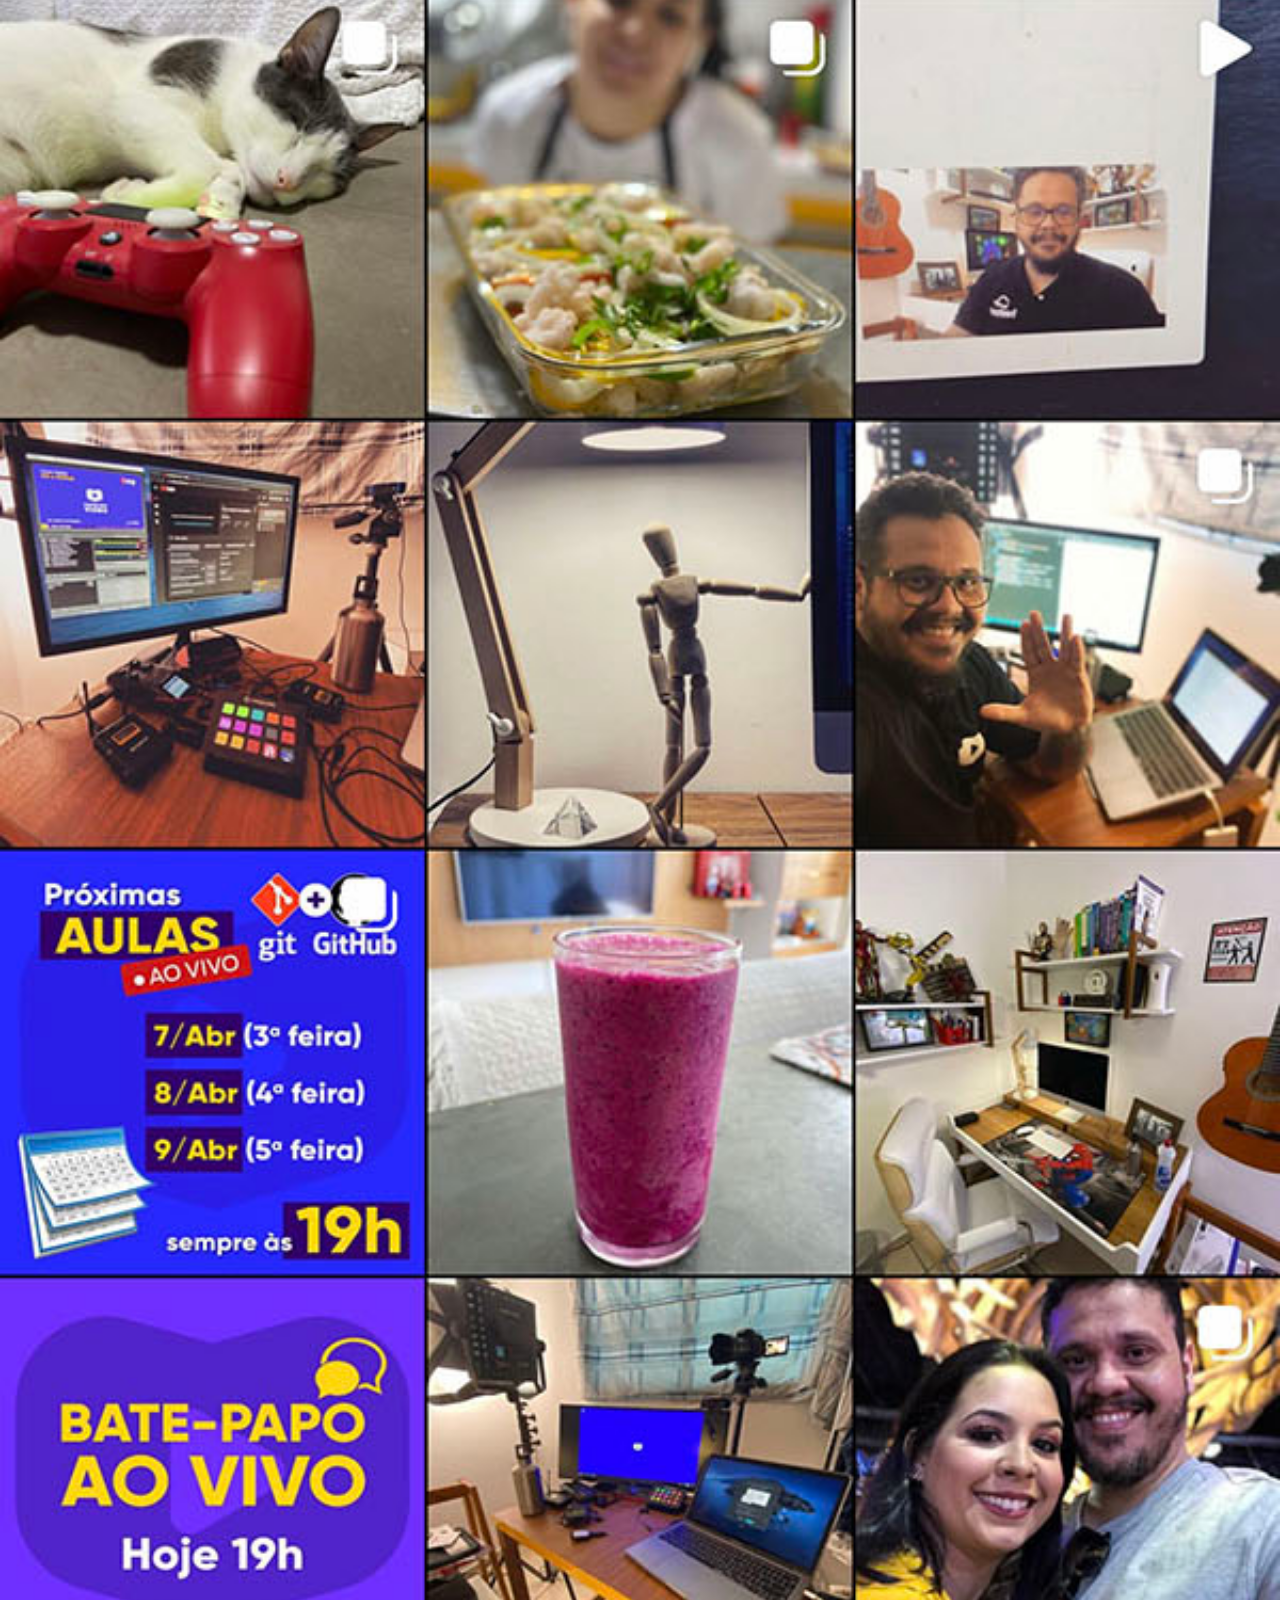
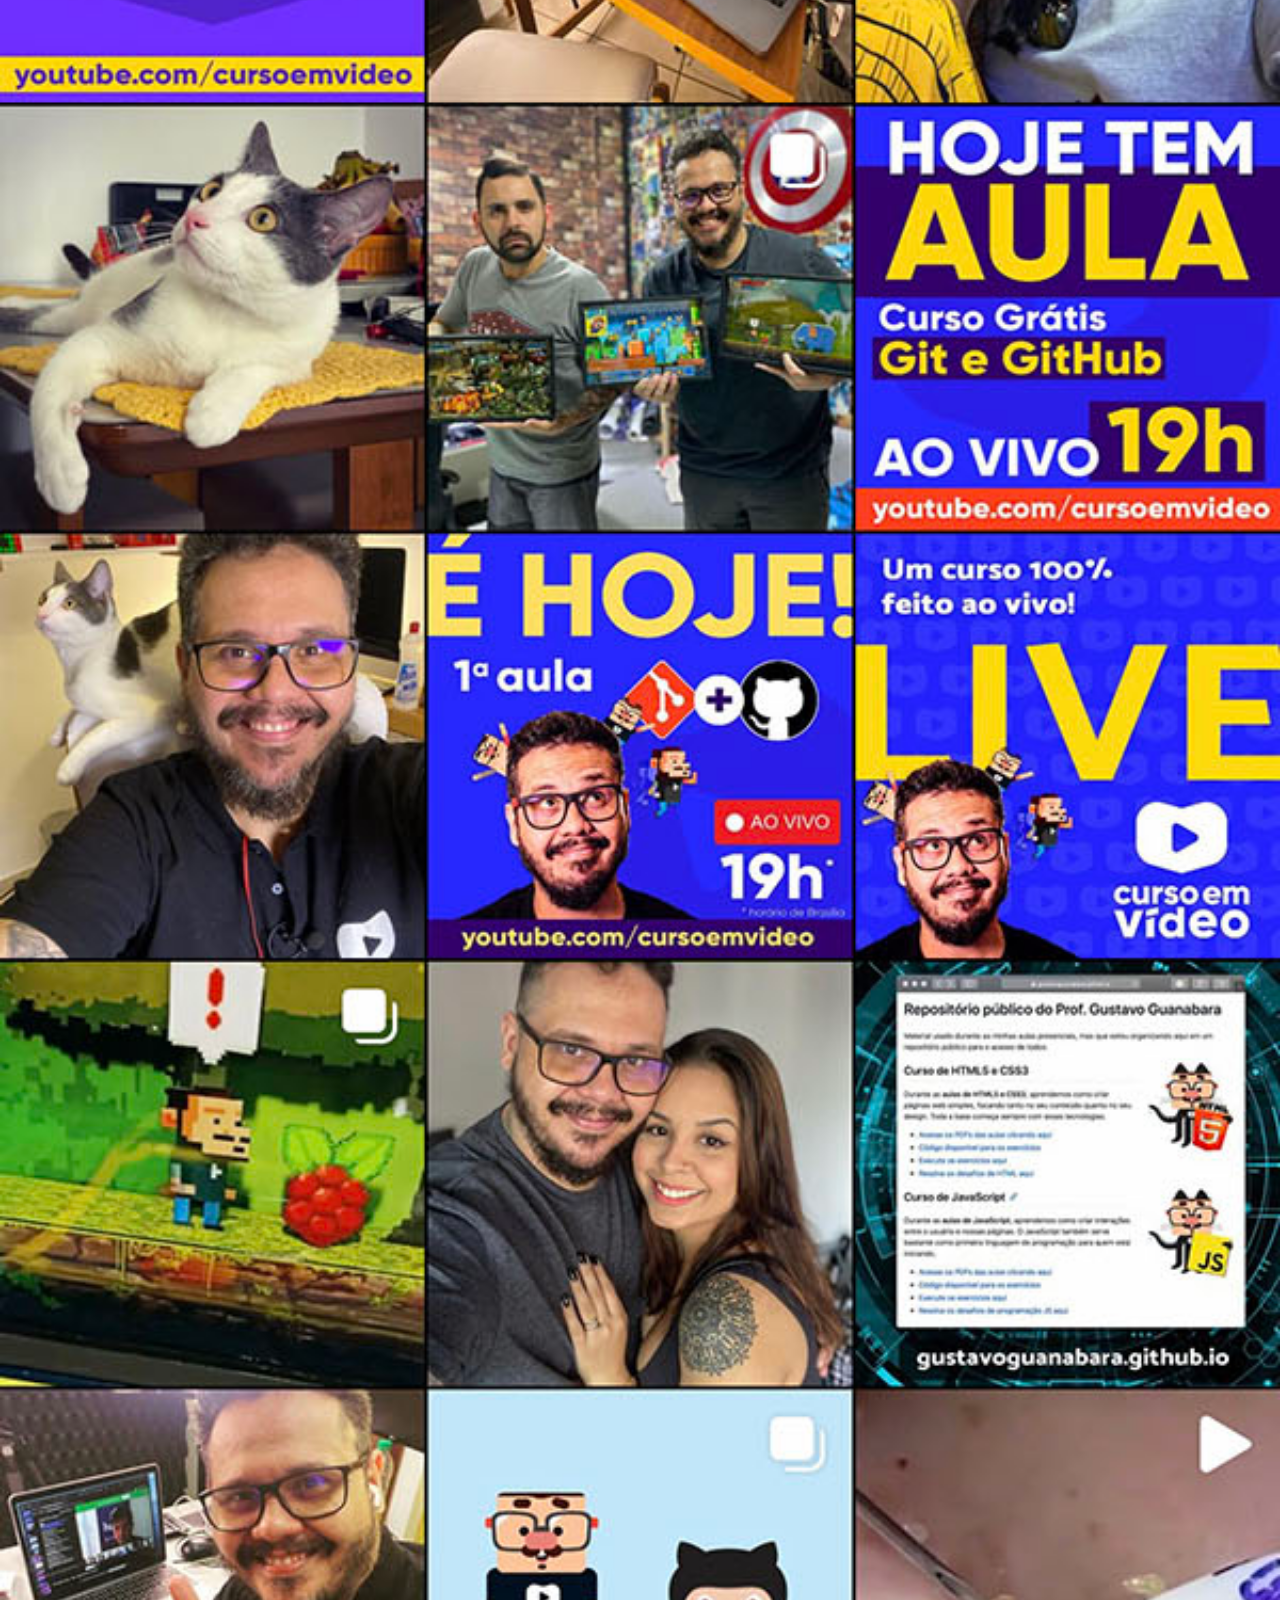
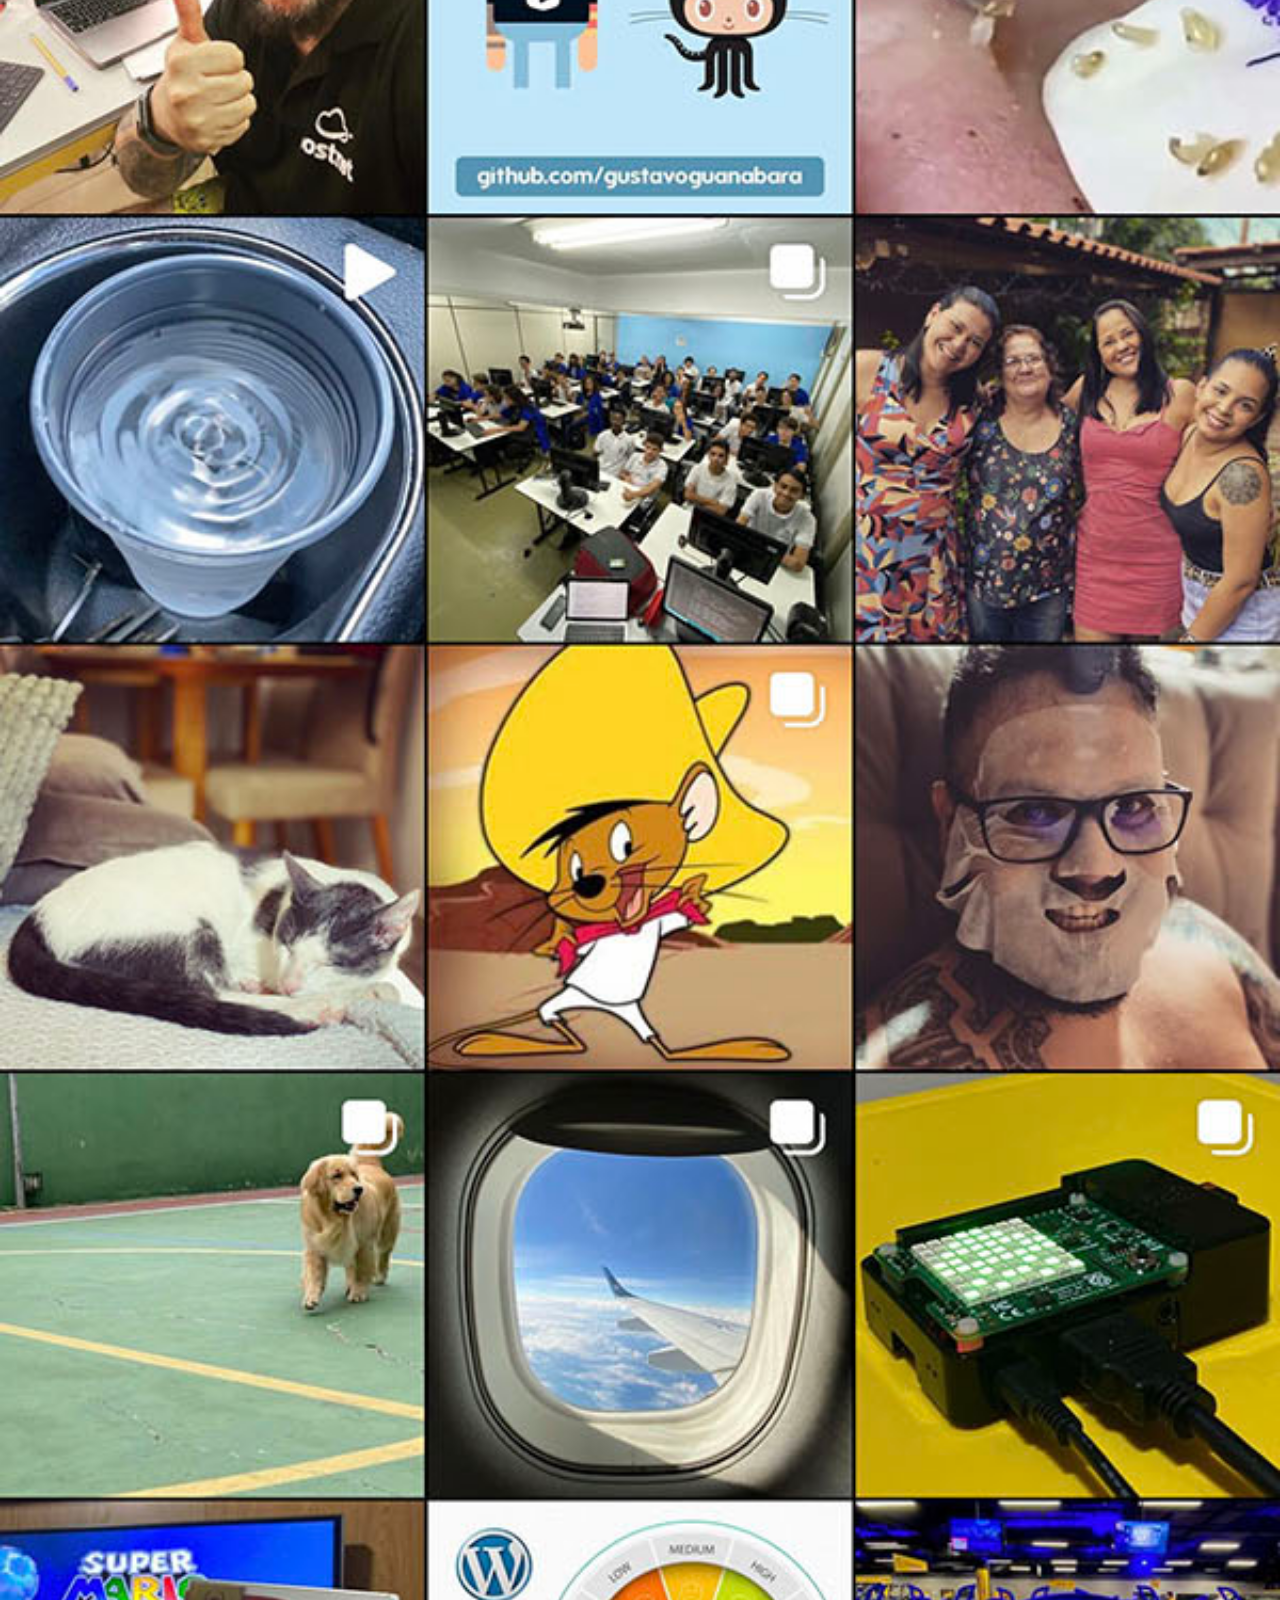
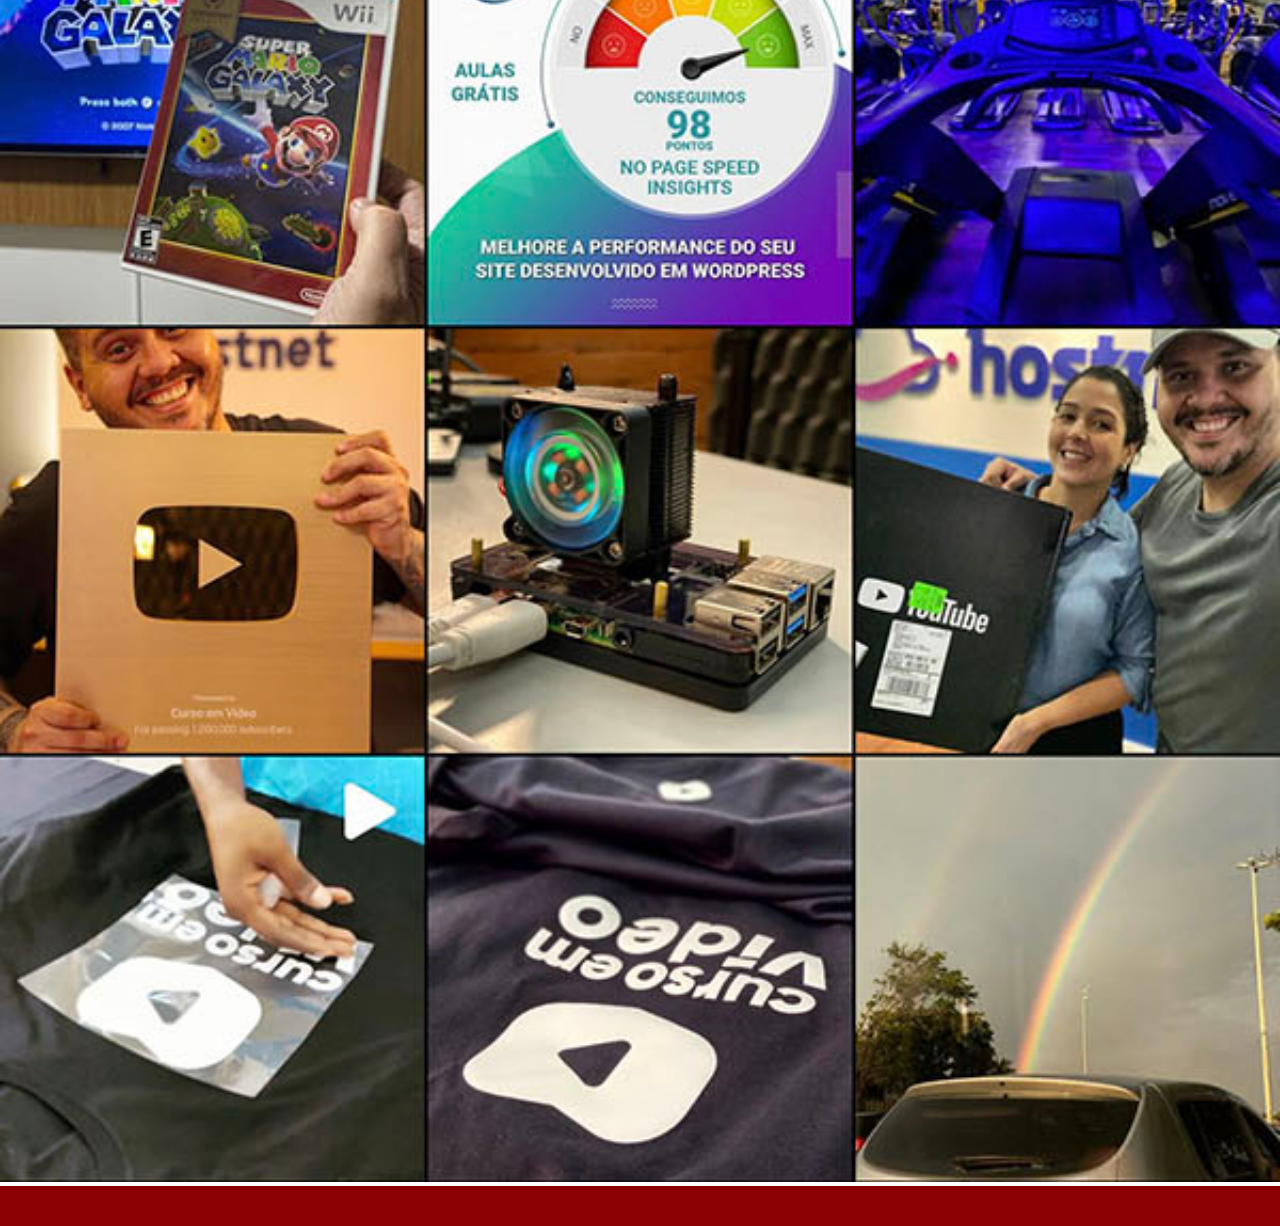
<file: instagram.html>
<!DOCTYPE html>
<html lang="pt-br">
<head>
    <meta charset="UTF-8">
    <meta http-equiv="X-UA-Compatible" content="IE=edge">
    <meta name="viewport" content="width=device-width, initial-scale=1.0">
    <title>Instagram</title>
    <link rel="stylesheet" href="estilos/social.css">
</head>
<body>
    <img src="imagens/tela-instagram.jpg" alt="Instagram">
    <a href="https://www.instagram.com/gustavoguanabara/?theme=dark" target="_blank"></a>
</body>
</html>
</file>
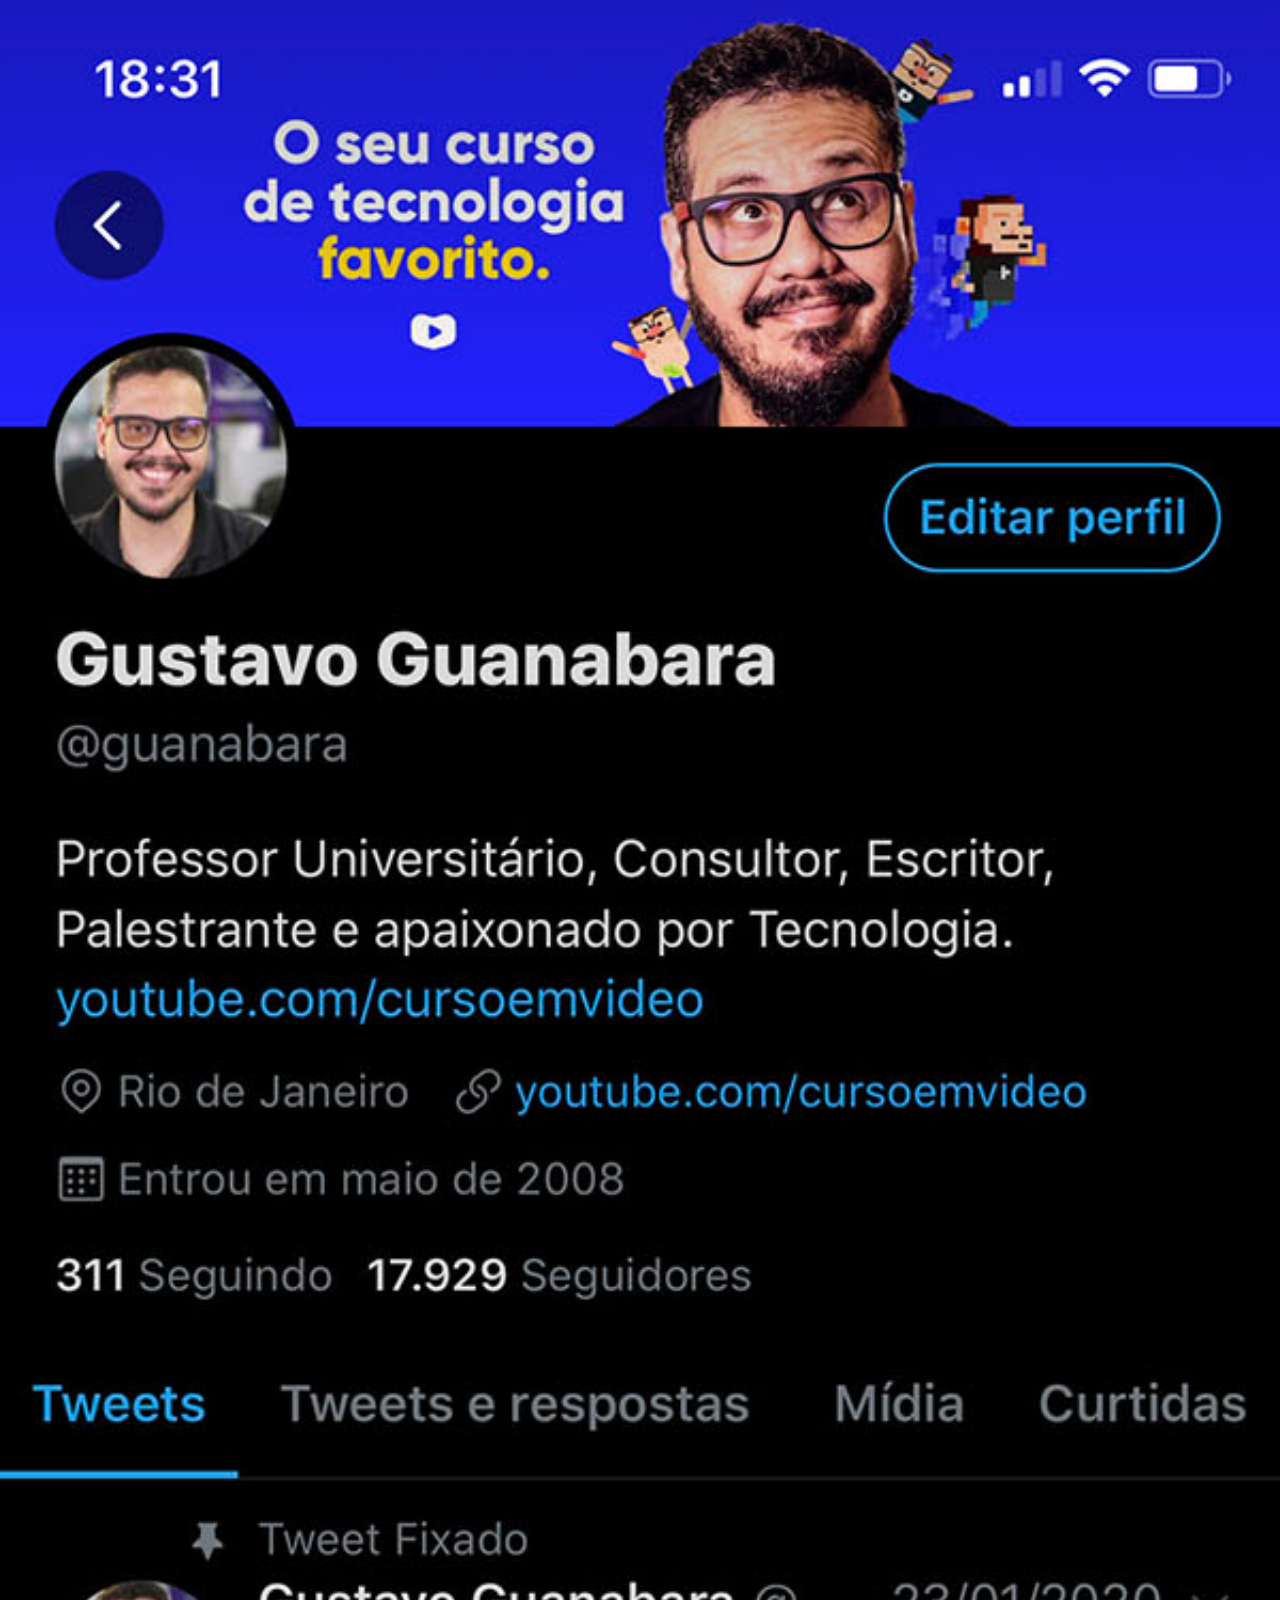
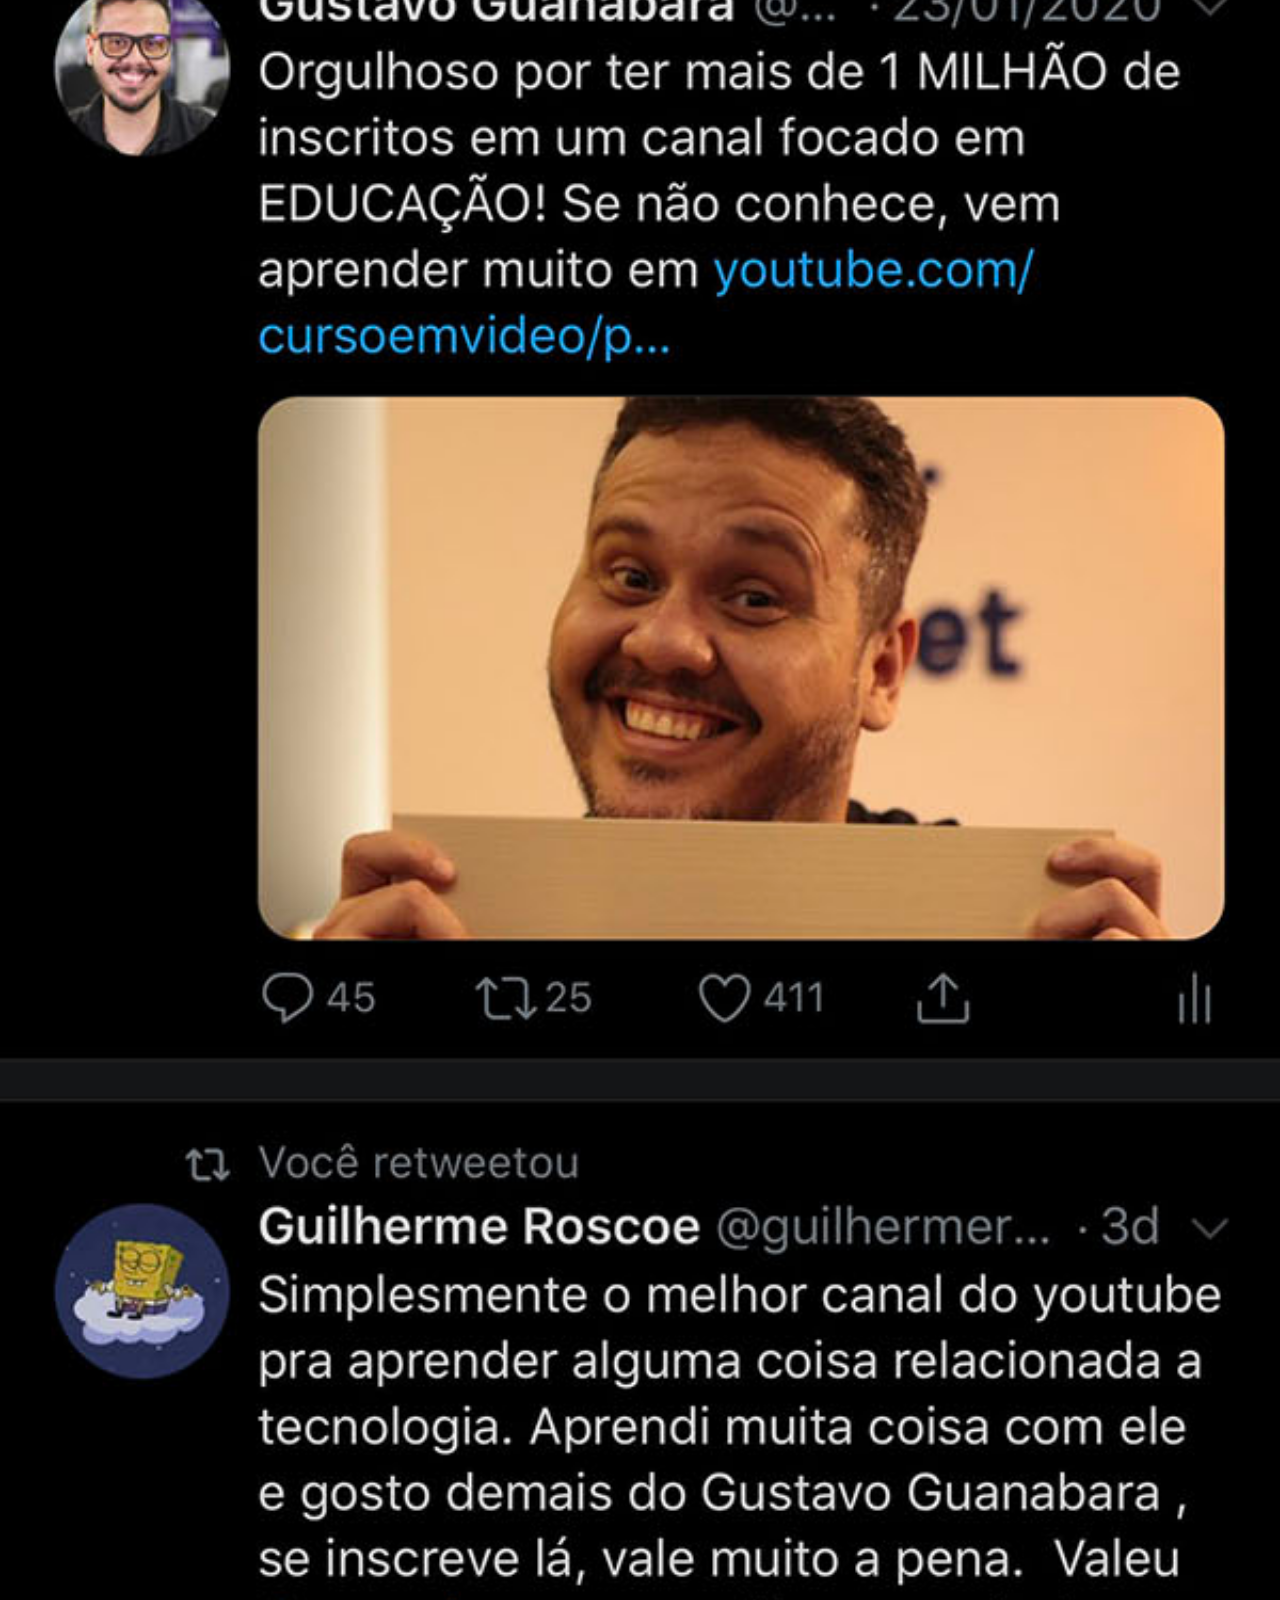
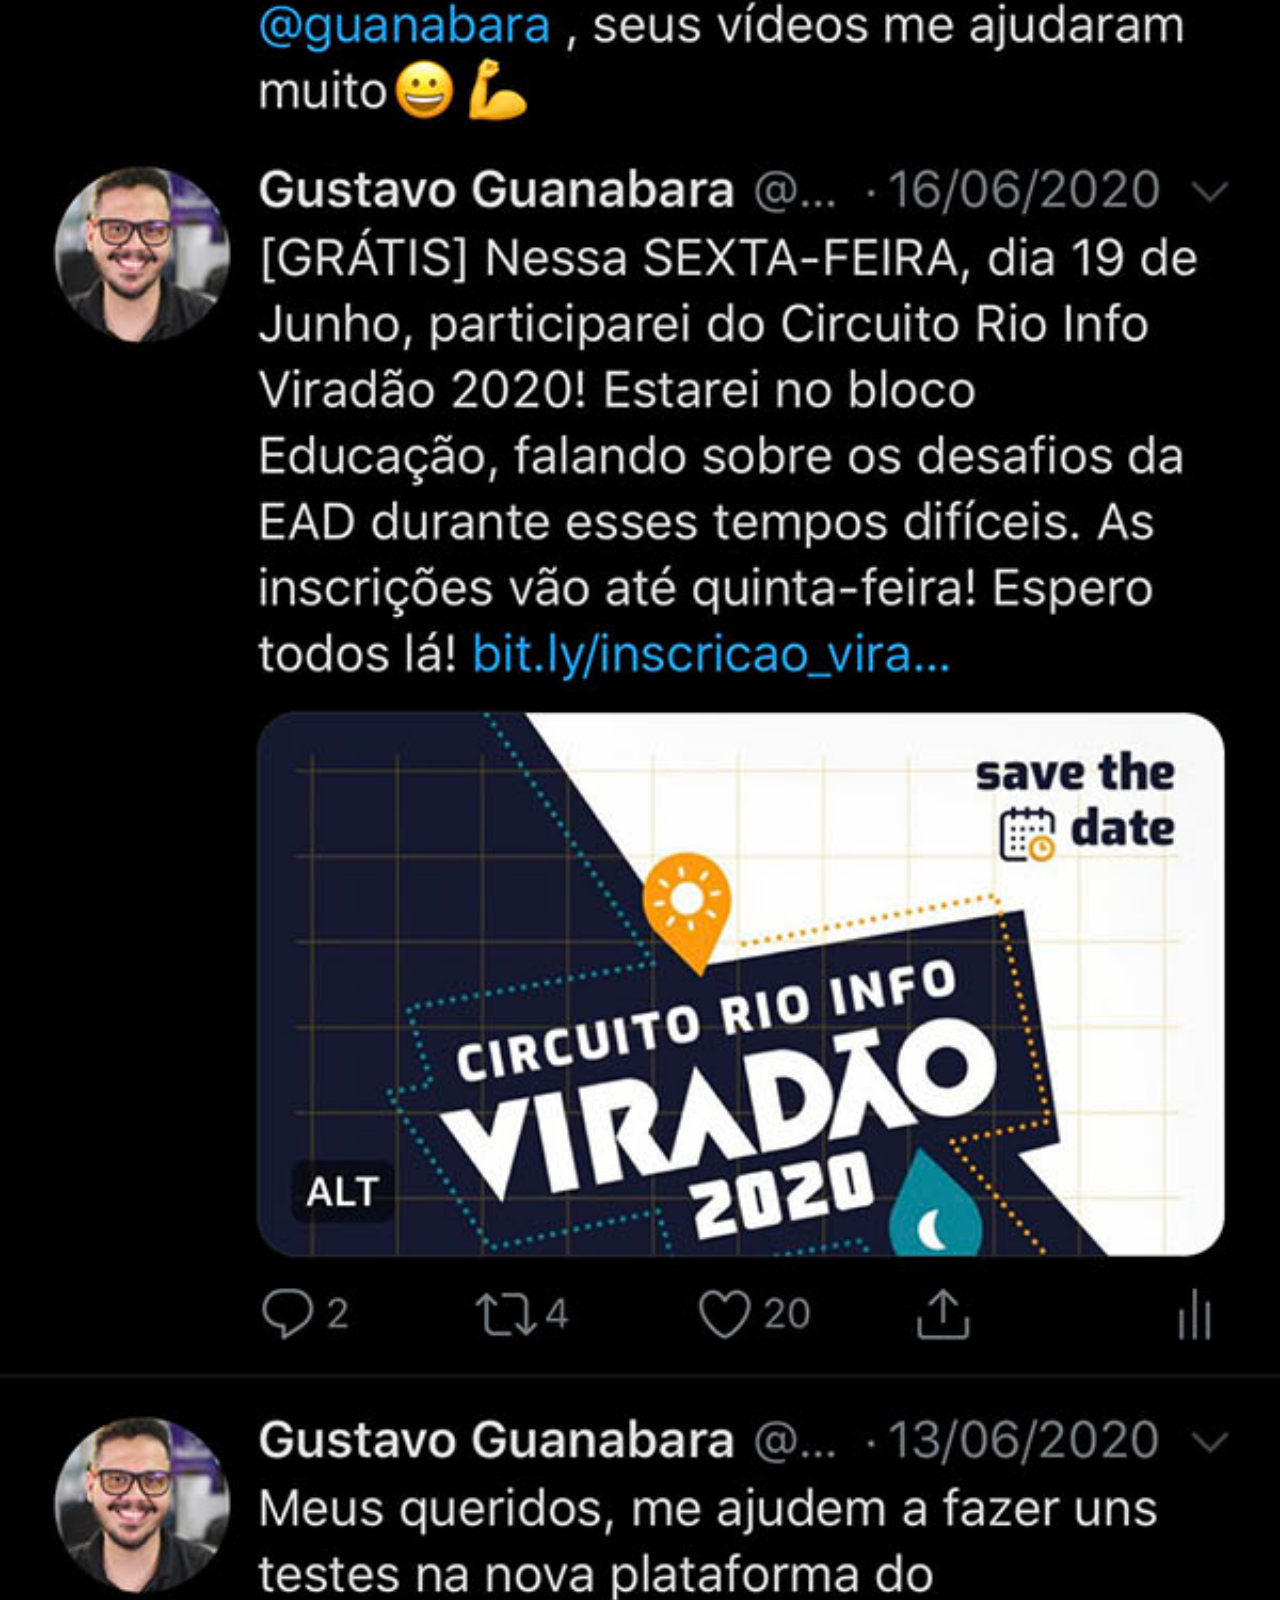
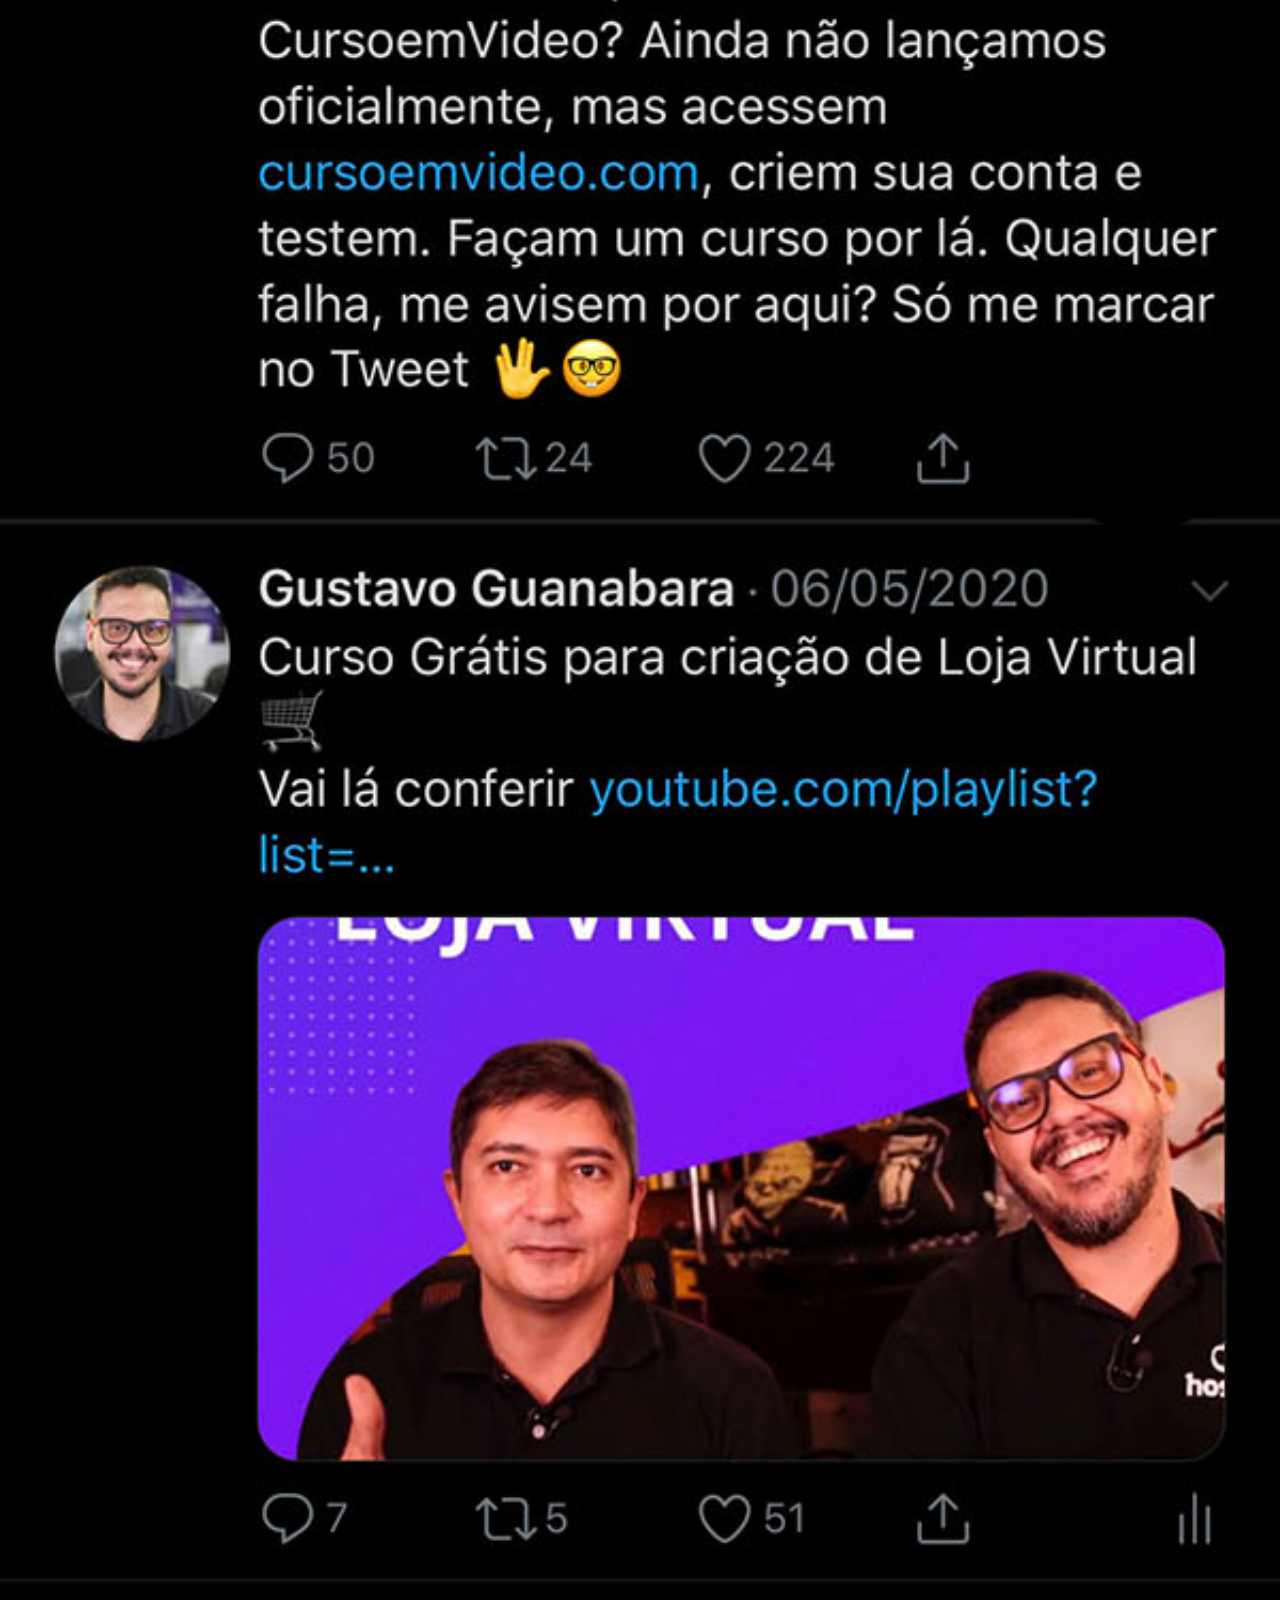
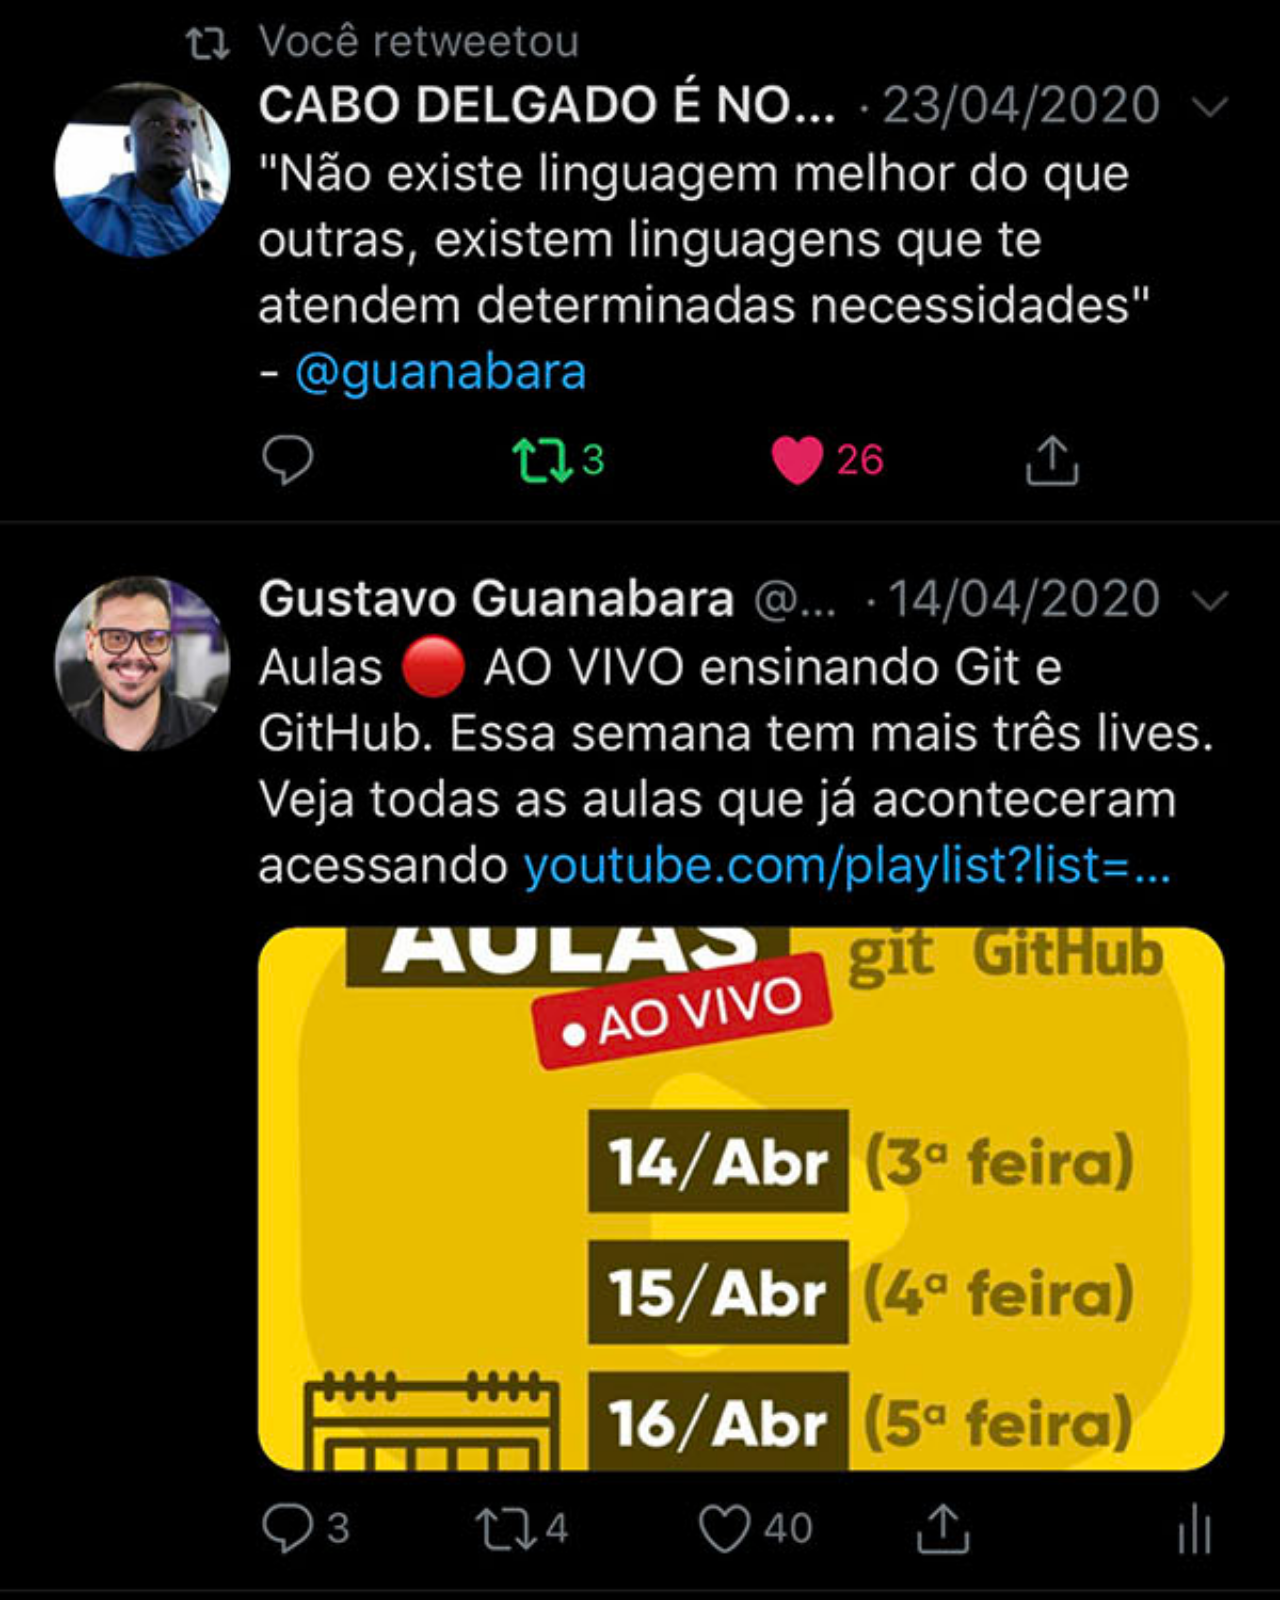
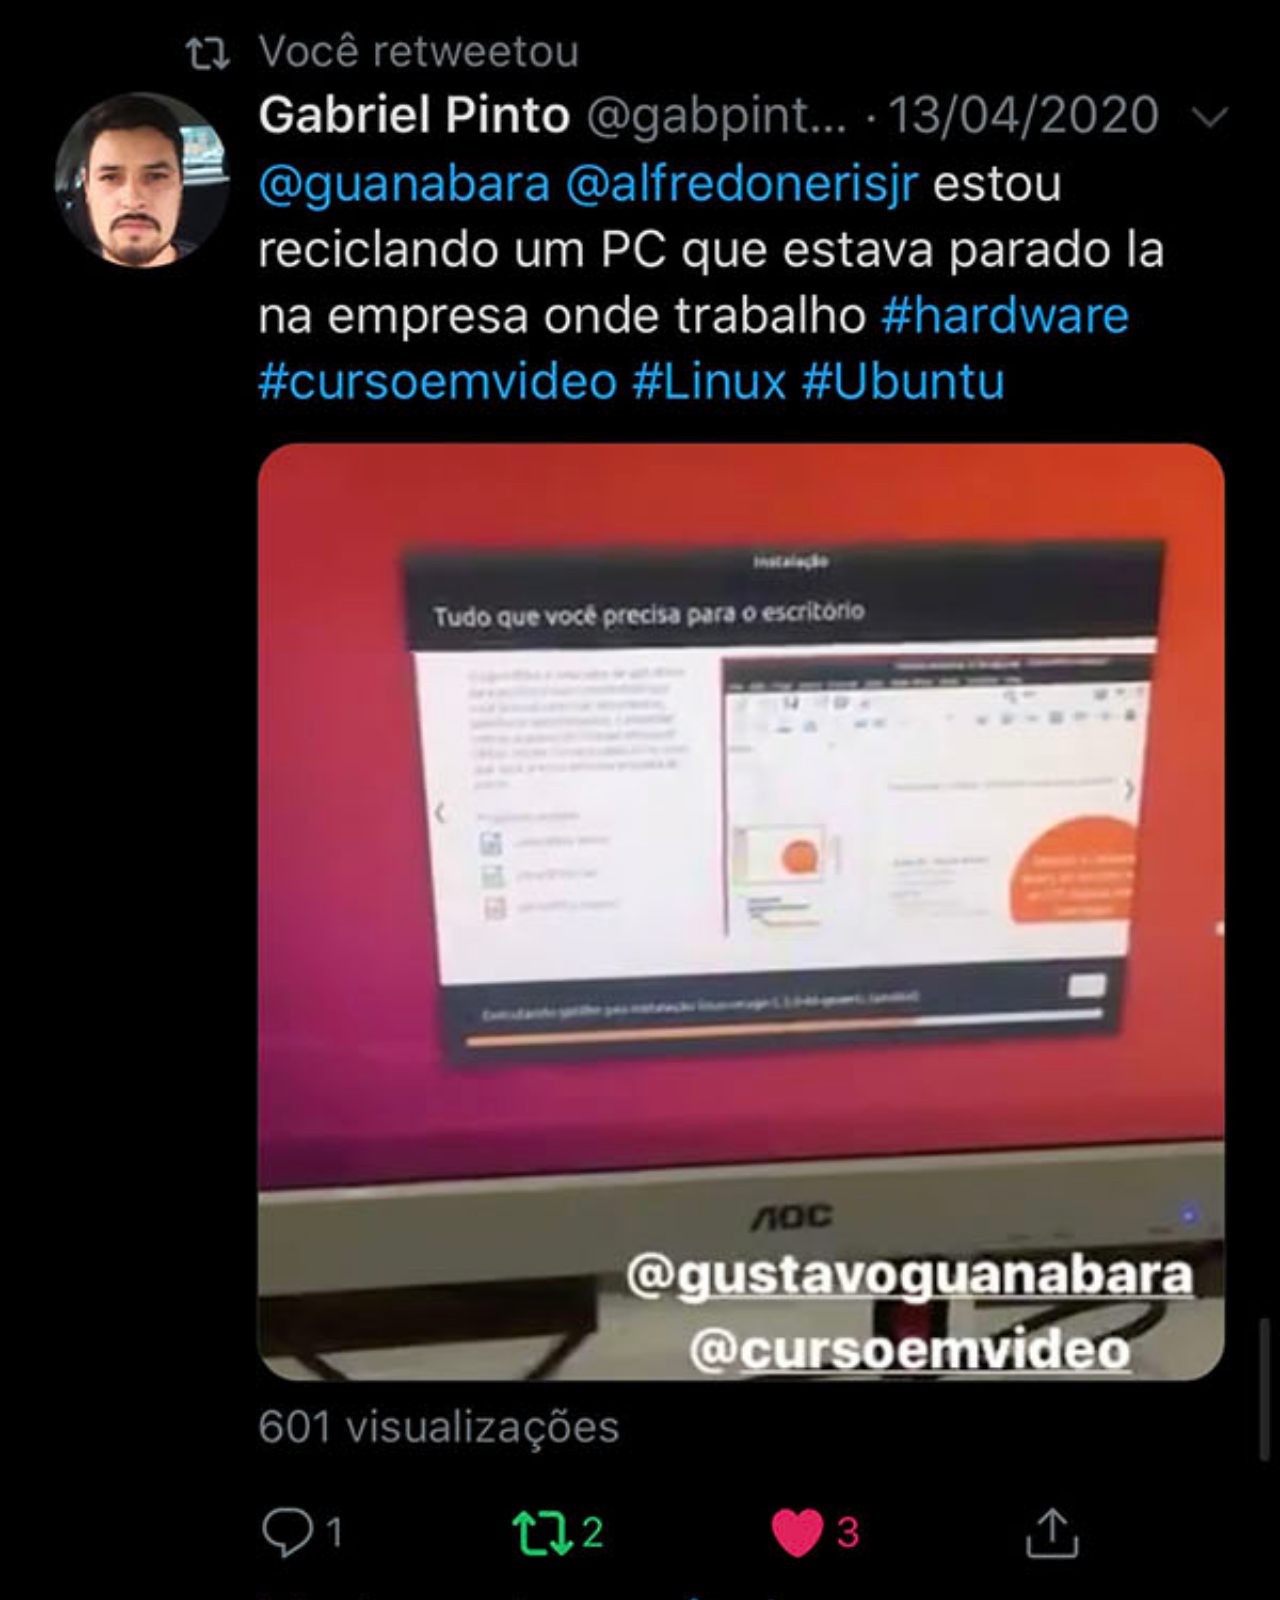
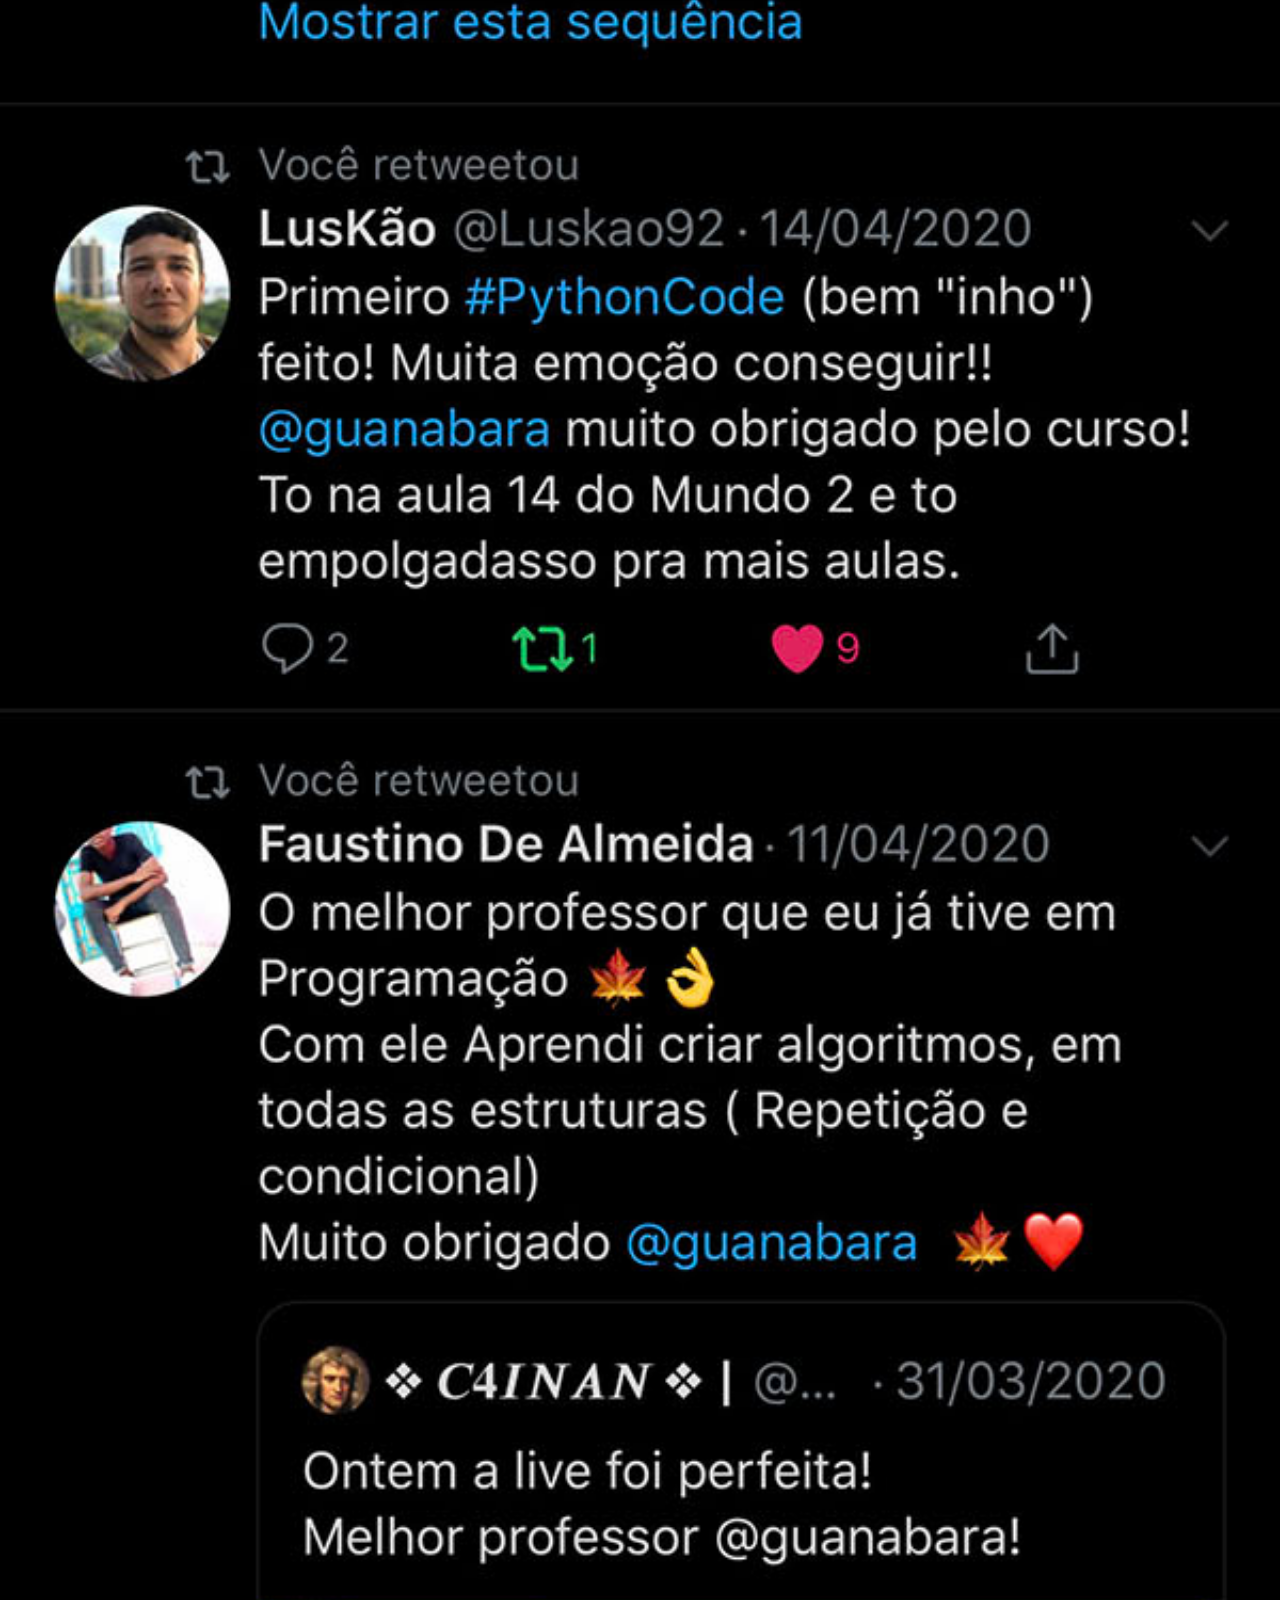
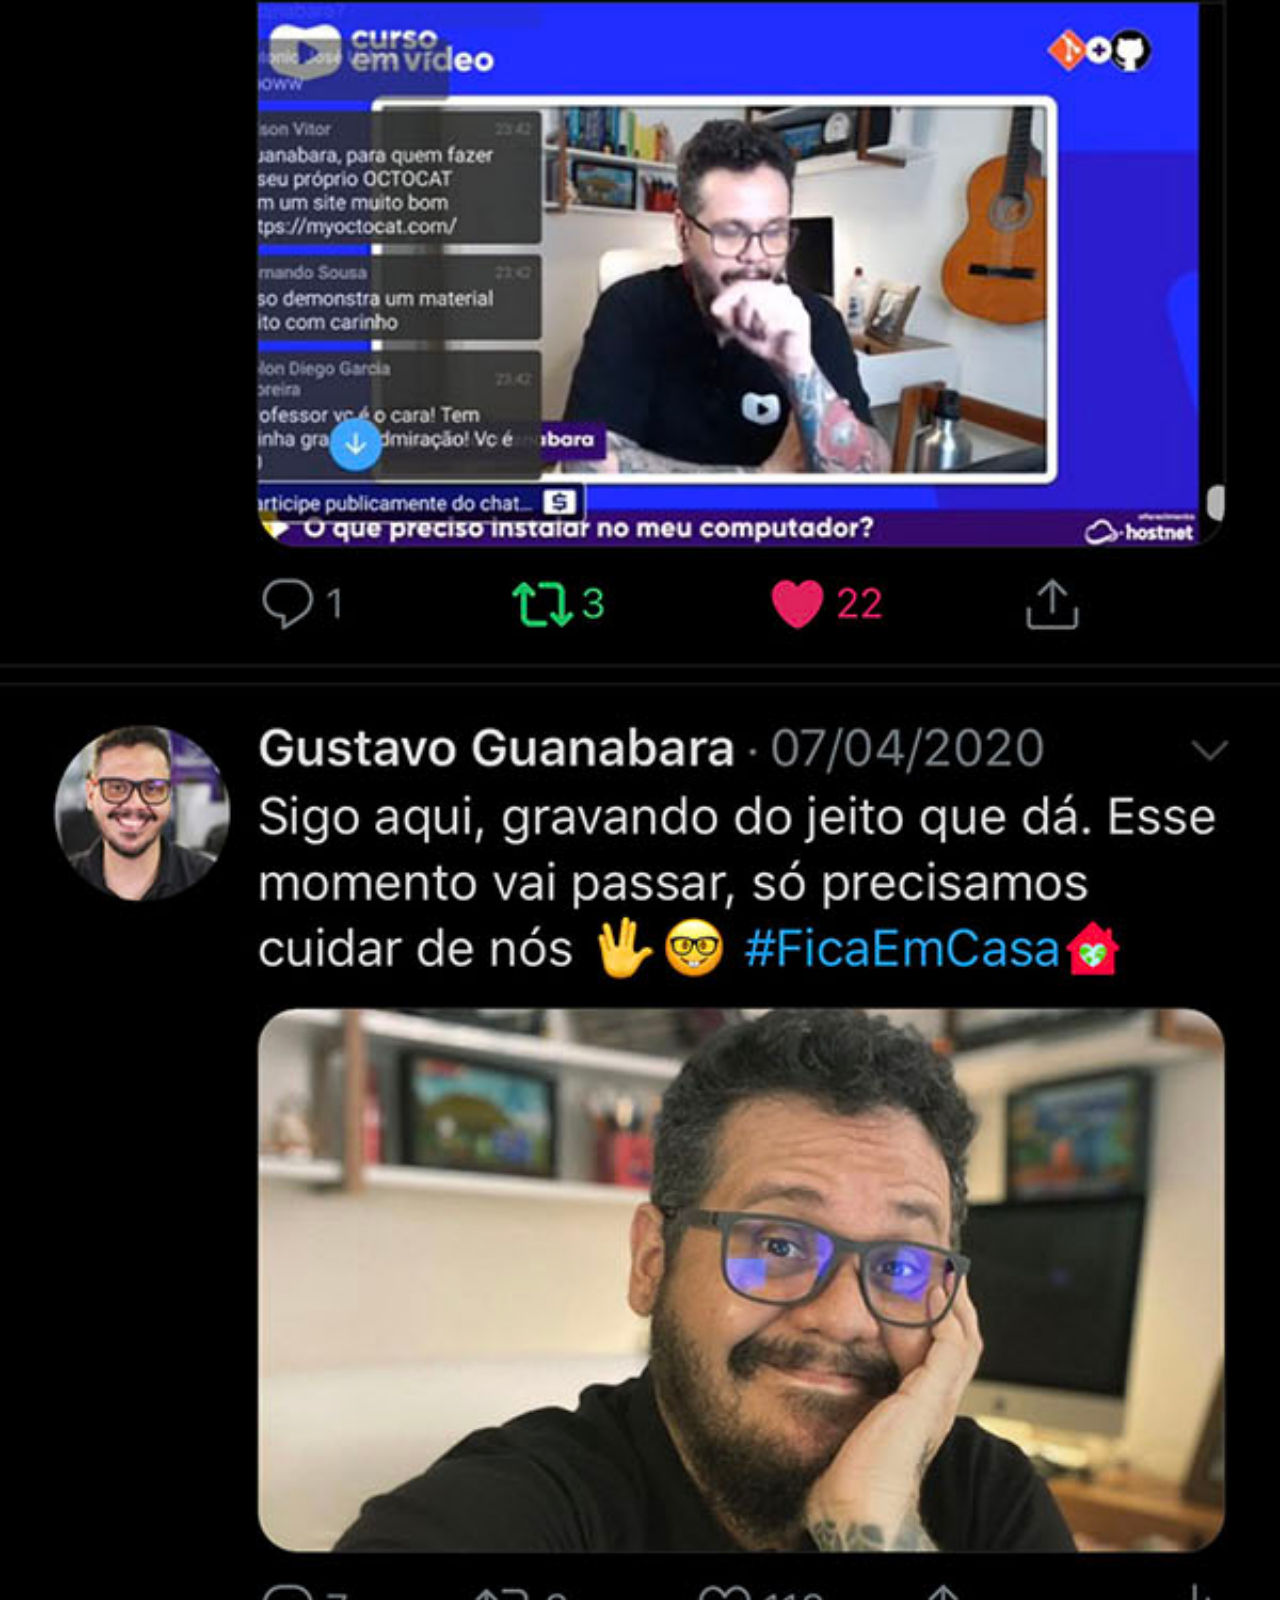
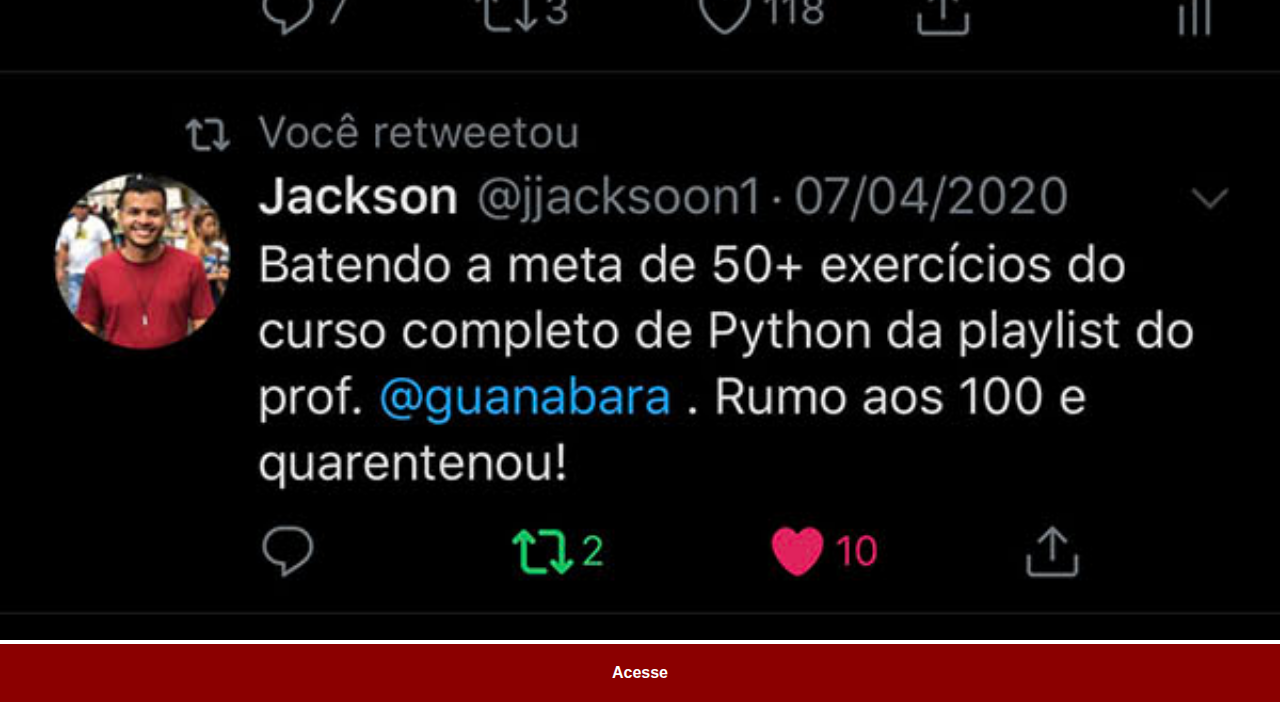
<file: twiter.html>
<!DOCTYPE html>
<html lang="br-pt">
<head>
    <meta charset="UTF-8">
    <meta http-equiv="X-UA-Compatible" content="IE=edge">
    <meta name="viewport" content="width=device-width, initial-scale=1.0">
    <title>Twiter</title>
    <link rel="stylesheet" href="estilos/social.css">
</head>
<body>
    <img src="imagens/tela-twitter.jpg" alt="Twiter">
    <a href="https://twitter.com/guanabara" target="_blank">Acesse</a>
</body>
</html>
</file>
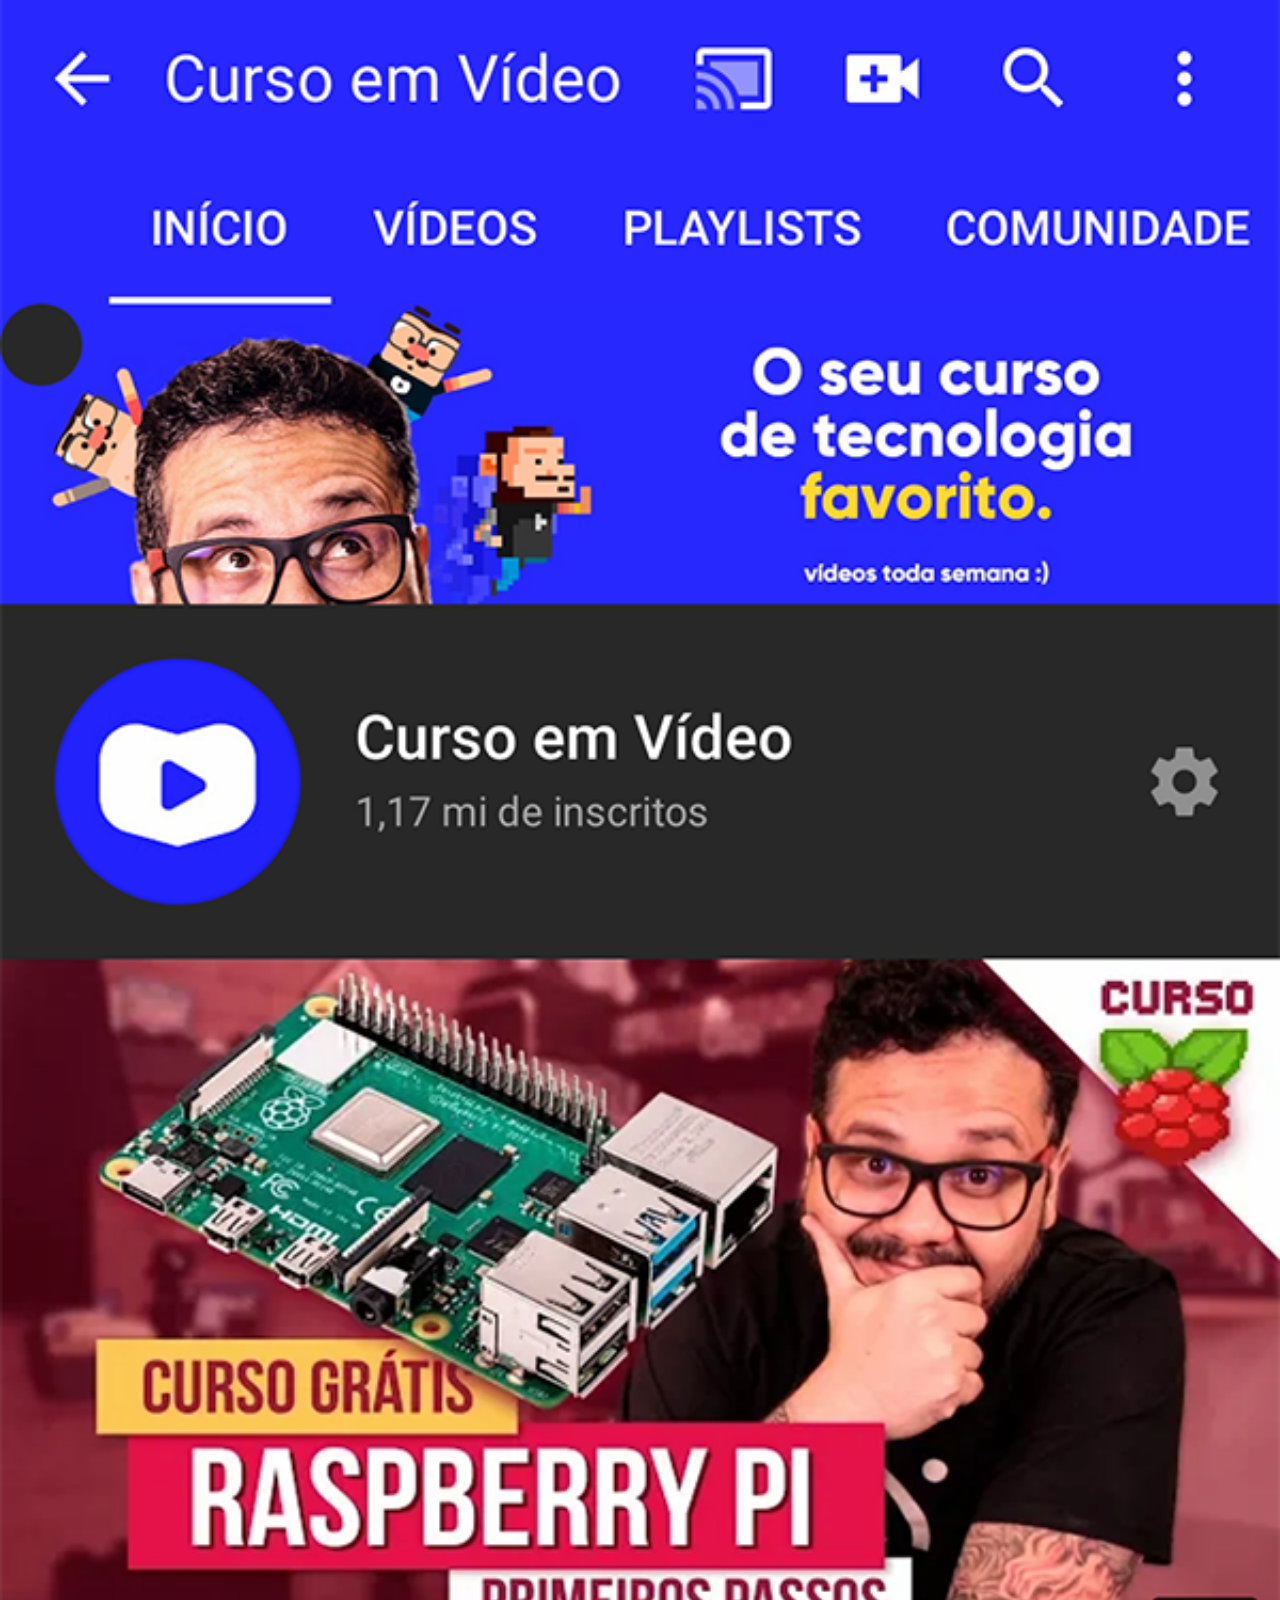
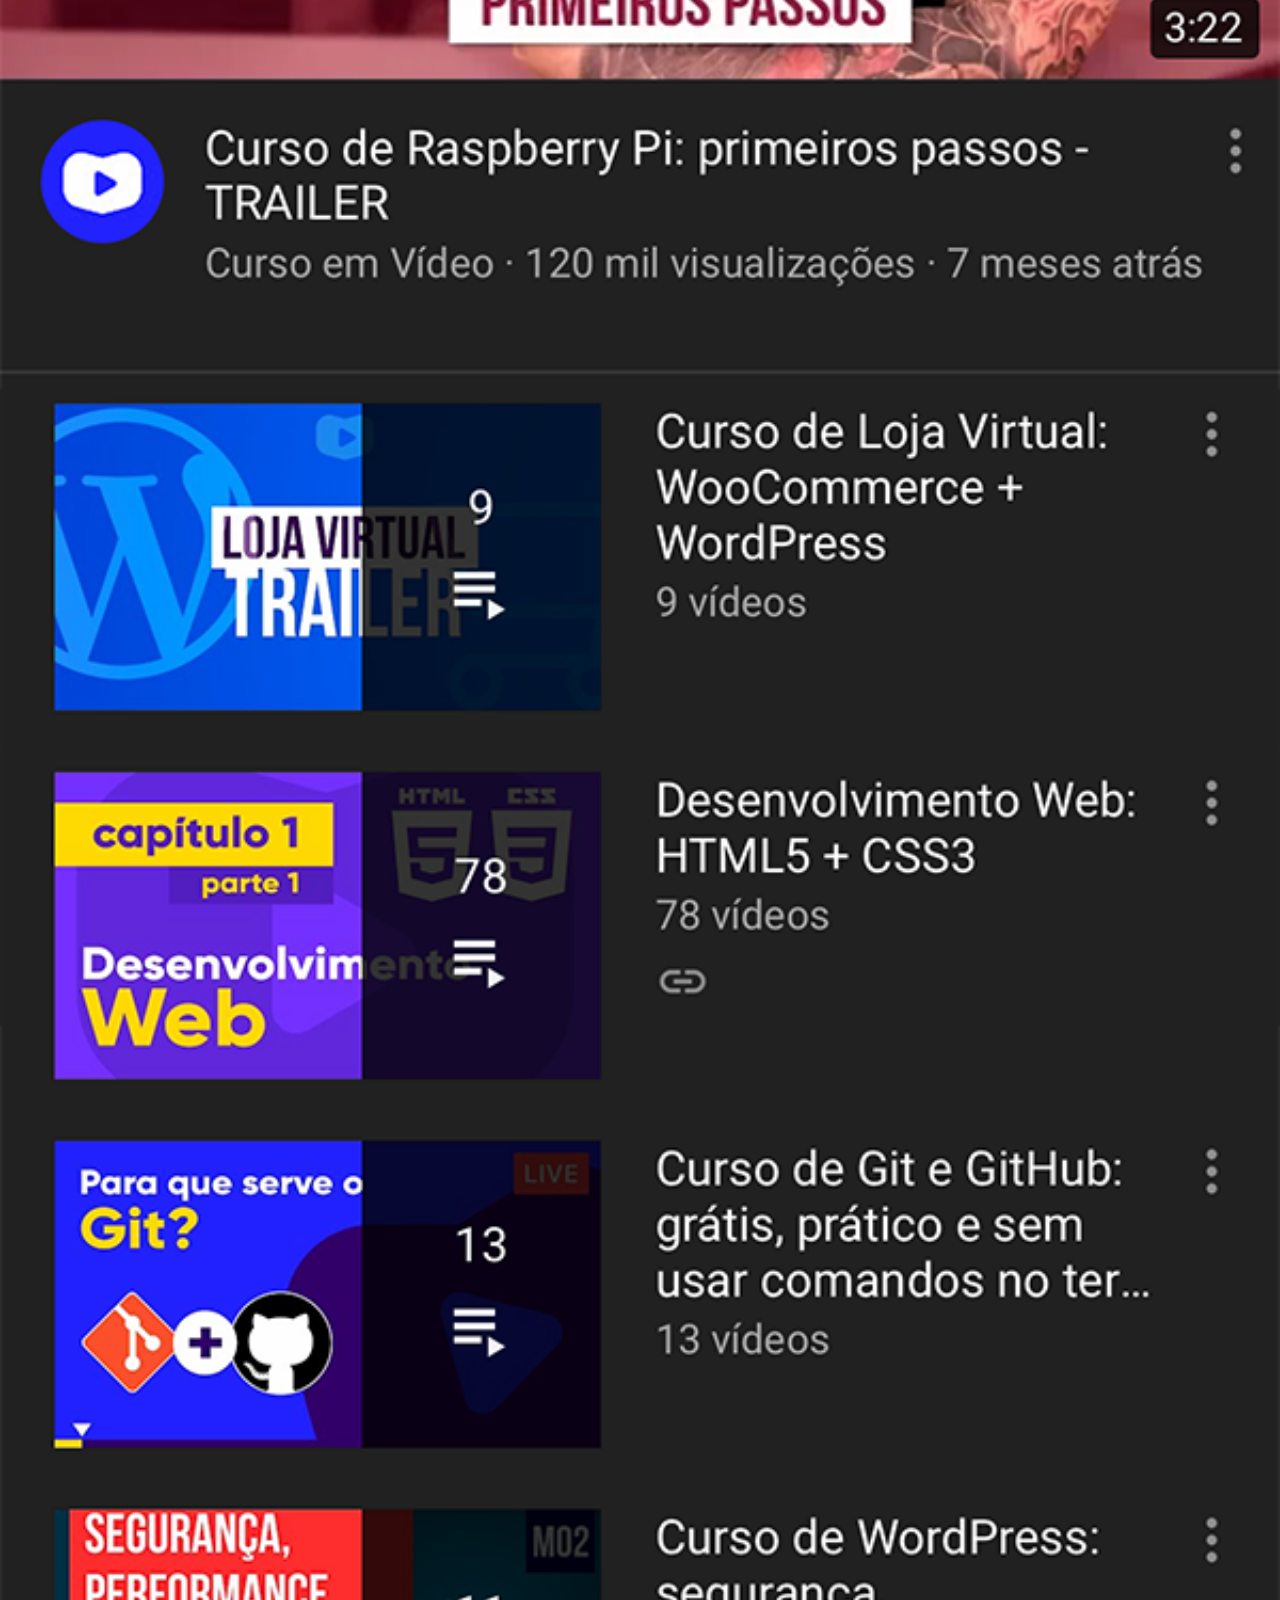
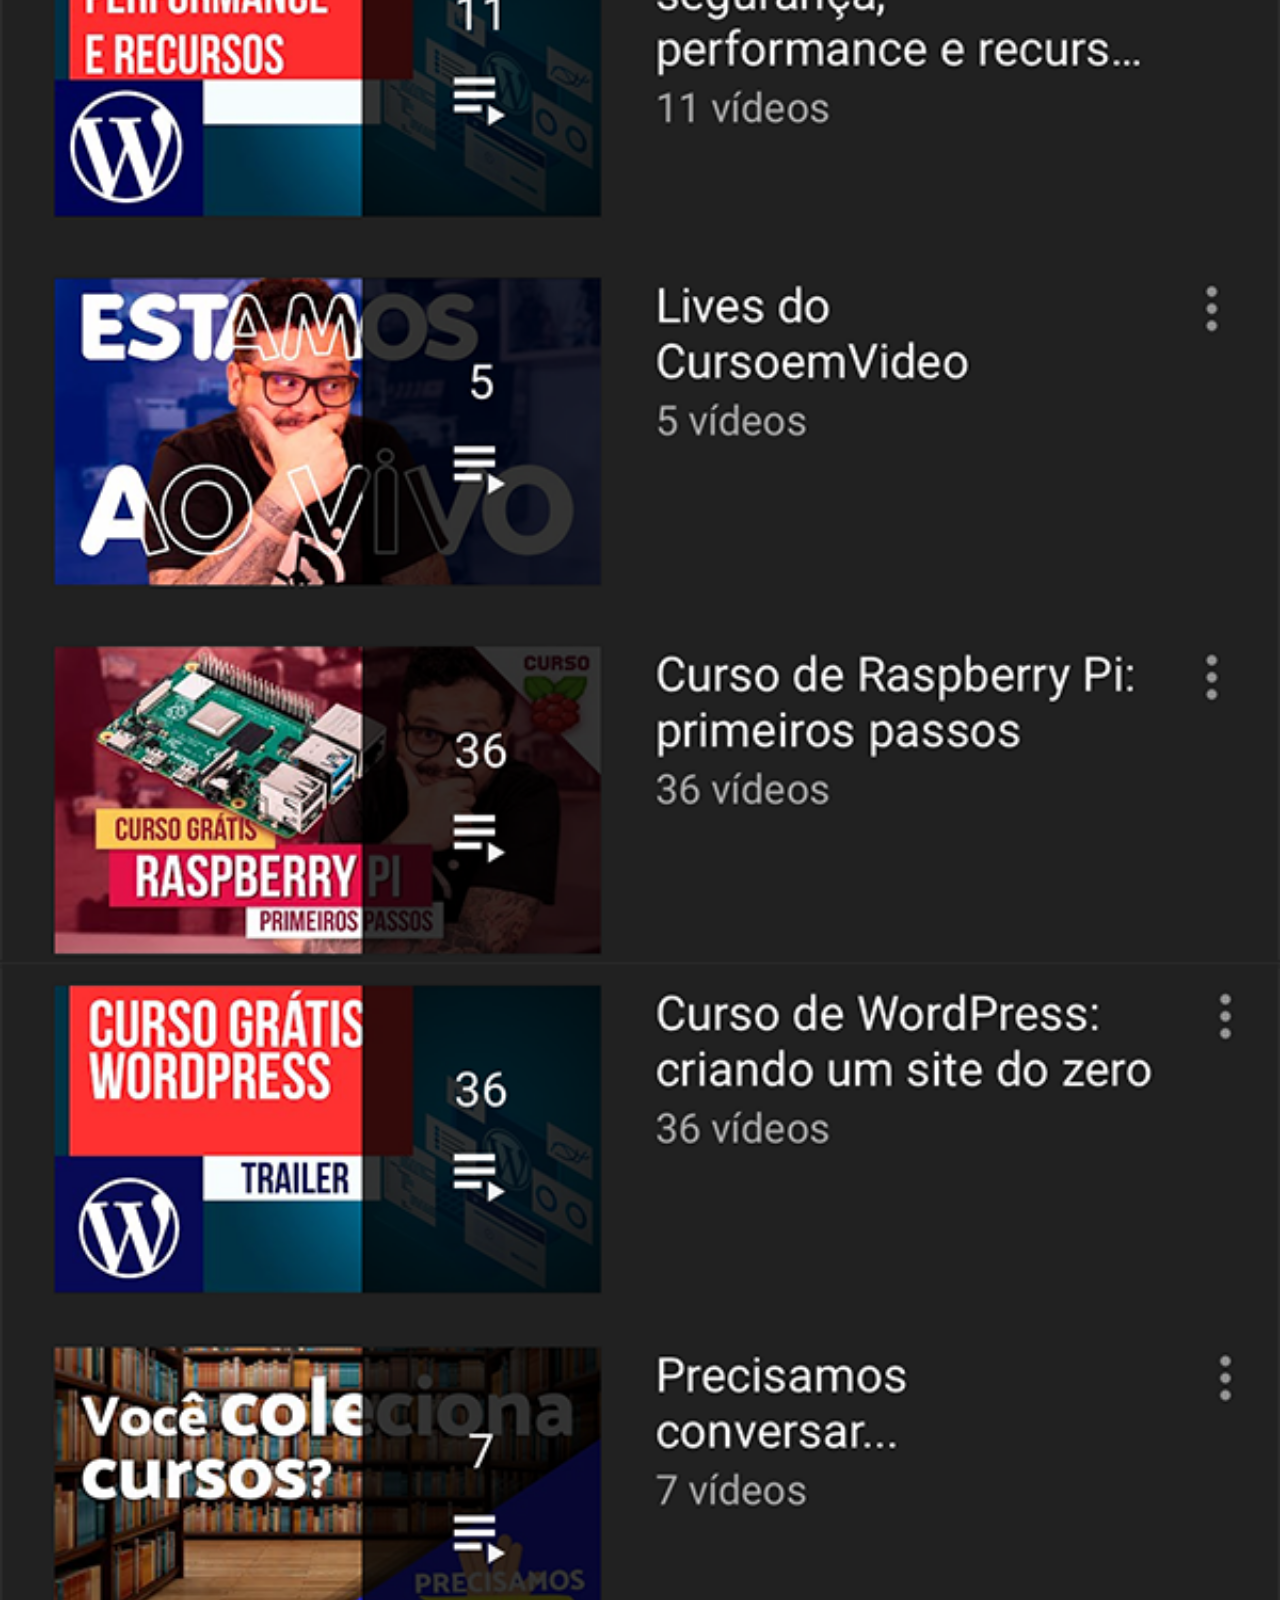
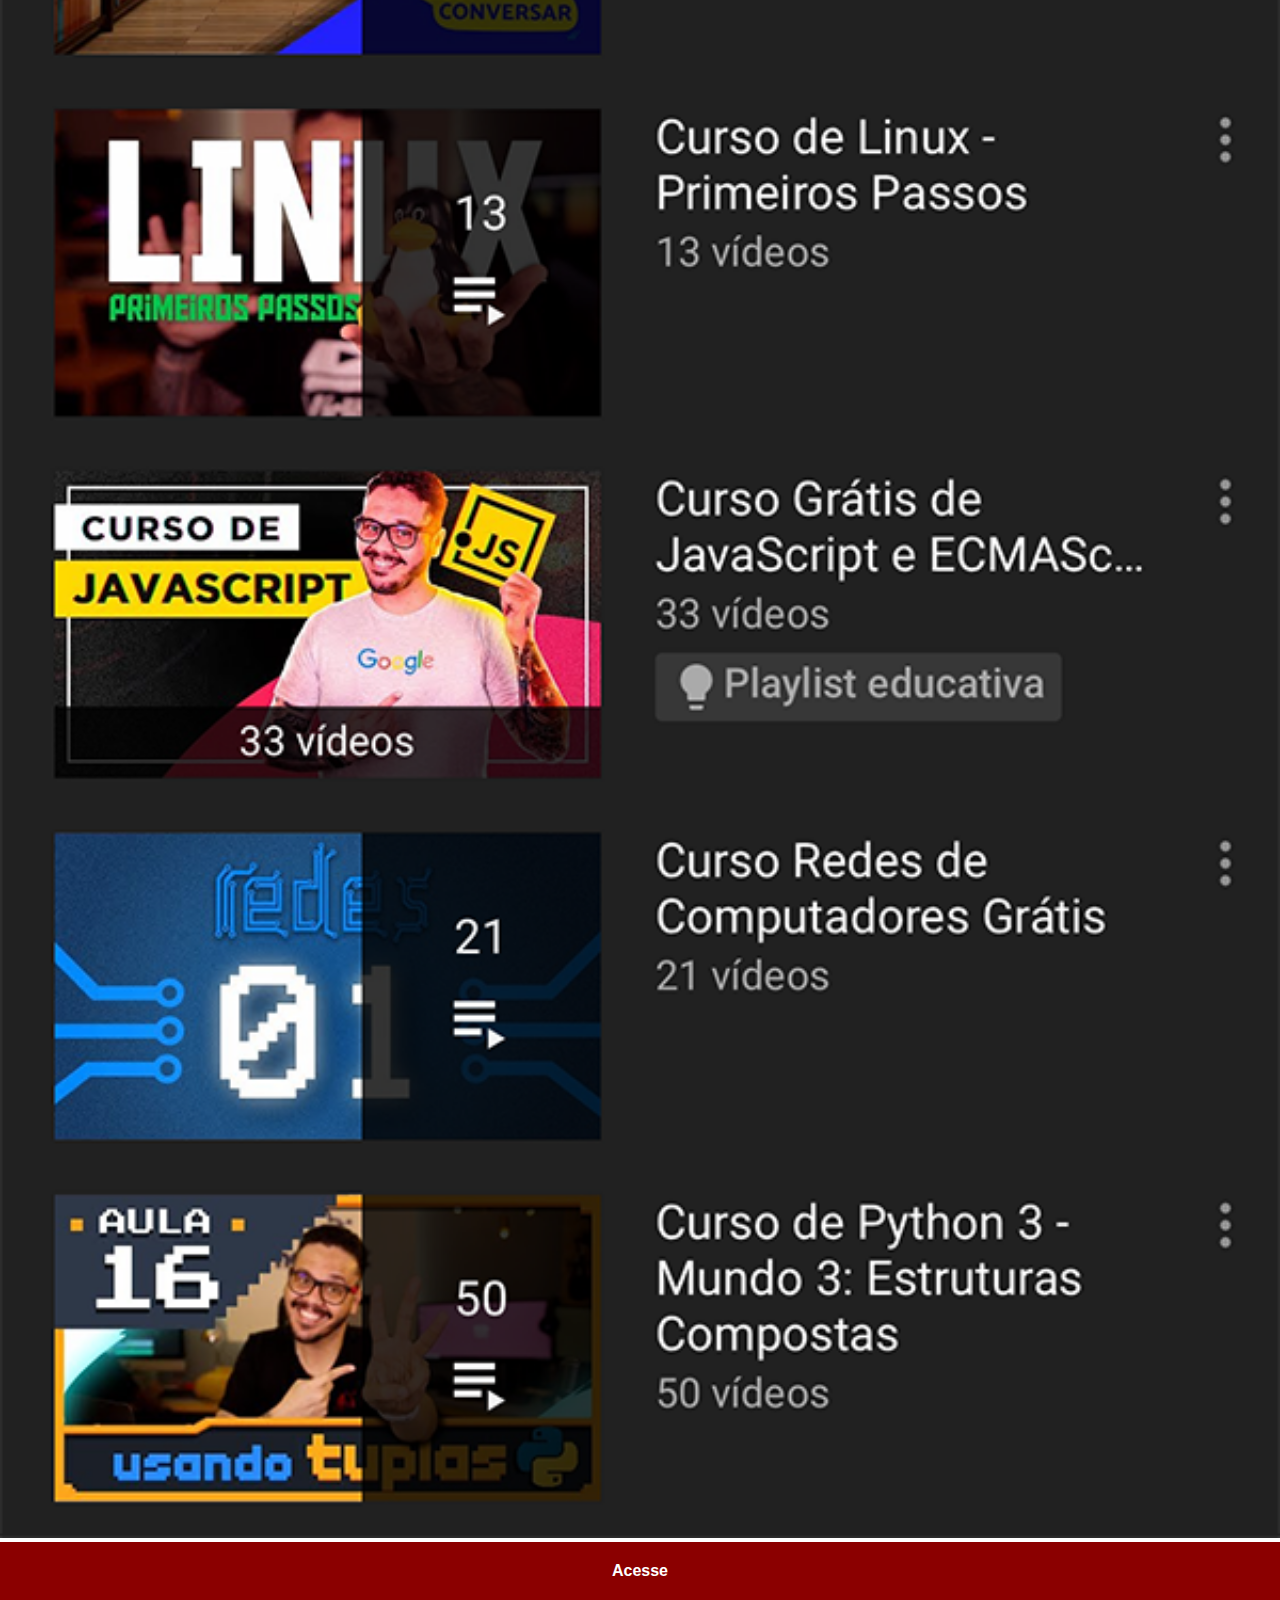
<file: youtube.html>
<!DOCTYPE html>
<html lang="pt-br">
<head>
    <meta charset="UTF-8">
    <meta http-equiv="X-UA-Compatible" content="IE=edge">
    <meta name="viewport" content="width=device-width, initial-scale=1.0">
    <title>Youtube</title>
    <link rel="stylesheet" href="estilos/social.css">
</head>
<body>
    <img src="imagens/tela-youtube.png" alt="Youtube">
    <a href="https://www.youtube.com/@CursoemVideo/playlists"target="_blank">Acesse</a>
</body>
</html>
</file>
<file: estilo/style.css>
@charset "UTF-8";

*{
    margin: 0px;
    padding: 0px;
    font-family: Arial, Helvetica, sans-serif;
}

html, body {
    height: 100vh;
    width: 100vw;
    background-color: black;
}

body {
    background: url('../imagens/fundo-madeira.jpg') no-repeat top center;
    background-size: cover;
    background-attachment: fixed;
}
main {
    position: relative;
    height: 100vh;
    
}

section#telefone {
    position:absolute;
    top: 50%;
    left: 50%;
    transform: translate(-50%, -50%);

    height: 627px;
    width: 311px;
    background-color: blue;
    background: url('../imagens/frame-iphone.png') no-repeat;
}   

iframe#tela {
    position: relative;
    top: 80px;
    left: 22px;
    width: 269px;
    height: 471px;
}
section#redes-sociais {
    text-align: right;

}
section#redes-sociais img {
    width: 50px;
    margin: 10px;
    border-radius: 50%;
    box-shadow: 2px 2px 5px black;
    box-sizing: border-box;
}

section#redes-sociais img:hover{
    border: 2px solid rgba(255, 255, 255, 0.616);
    transform: translate(-3px, -3px);
    box-shadow: 5px 5px 10px rgba(0, 0, 0, 0.644);
    transition: transform .3s; border: 1s;

}
</file>
<file: estilos/social.css>
@charset "UTF-8";

* {
    margin: 0px;
    padding: 0px;
    font-family: Arial, Helvetica, sans-serif;
}

::-webkit-scrollbar {
    width: 0px;
    height: 0px;
}

img {
    width: 100vw;
}

a {
    display: block;
    background-color: darkred;
    color: white;
    padding: 20px;
    text-align: center;
    font-weight: bolder;
    text-decoration: none;
}

a:hover {
    background-color: red;
}
</file>
